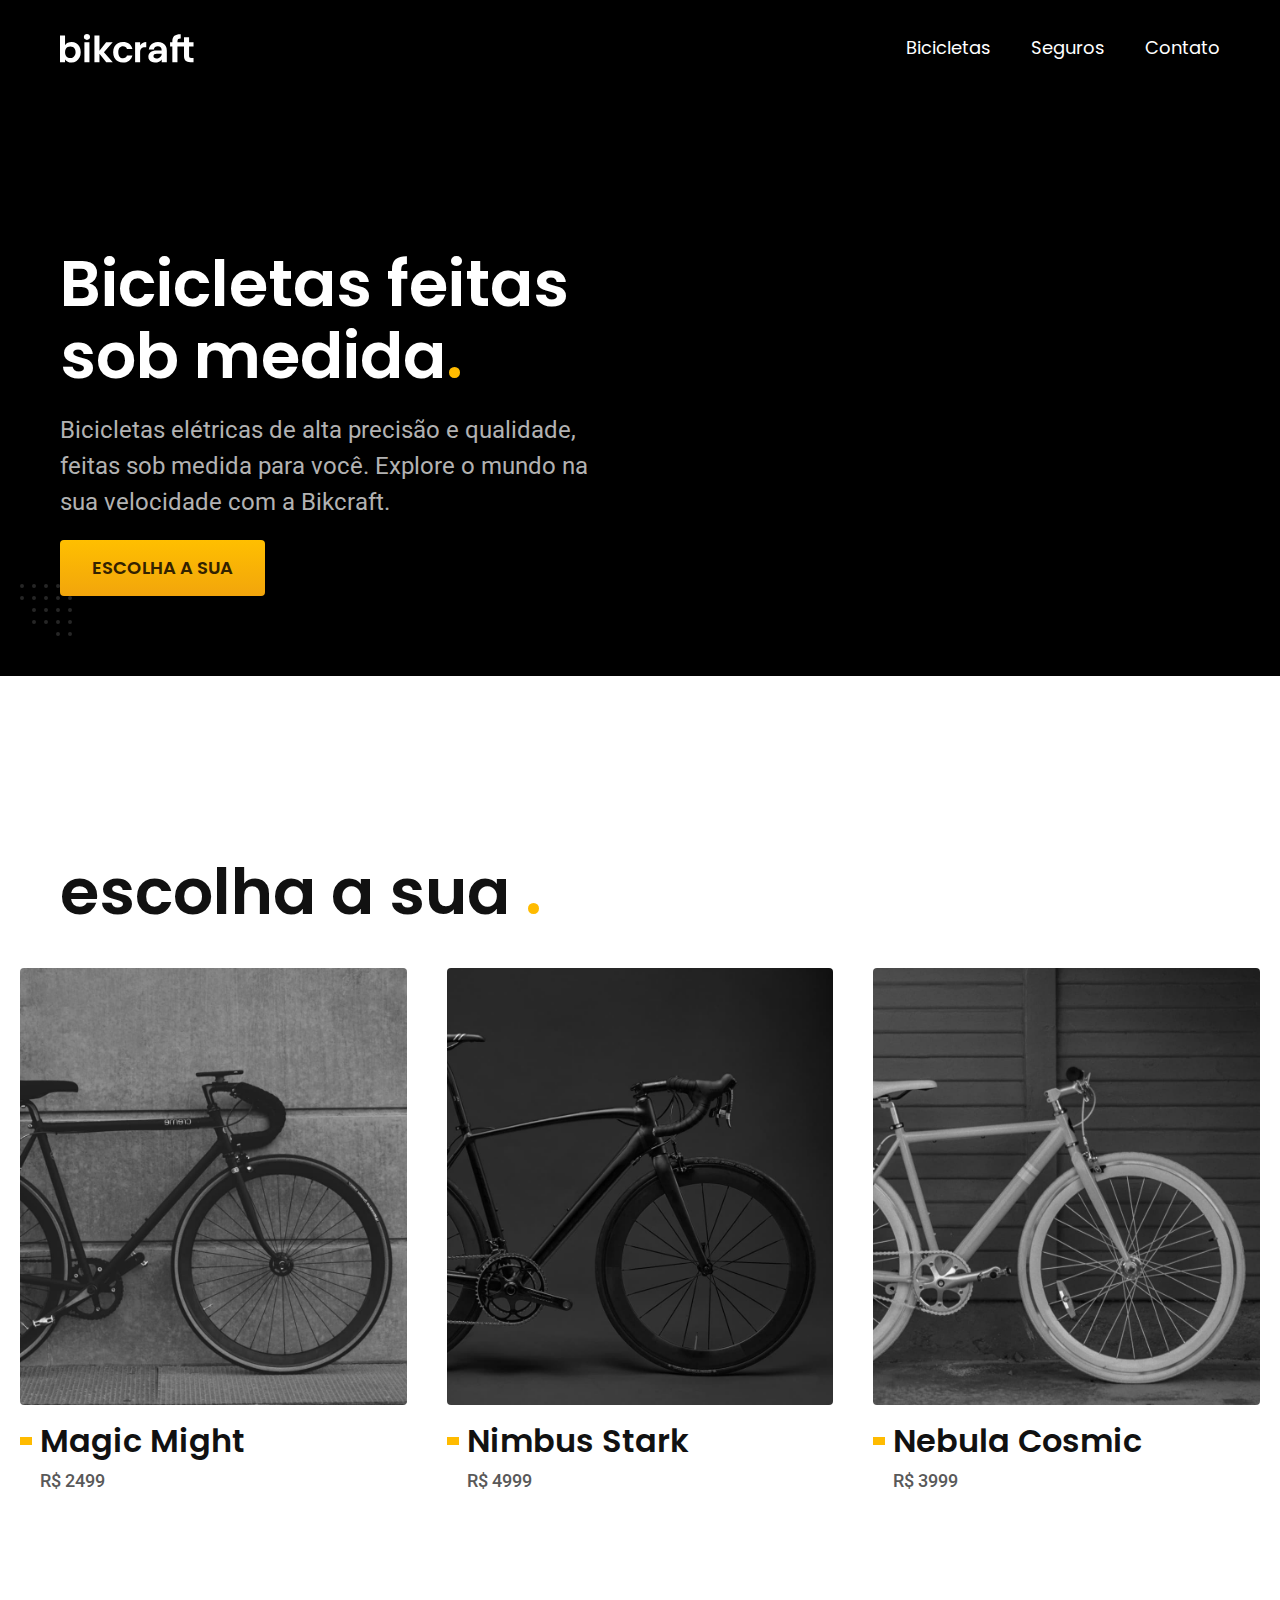
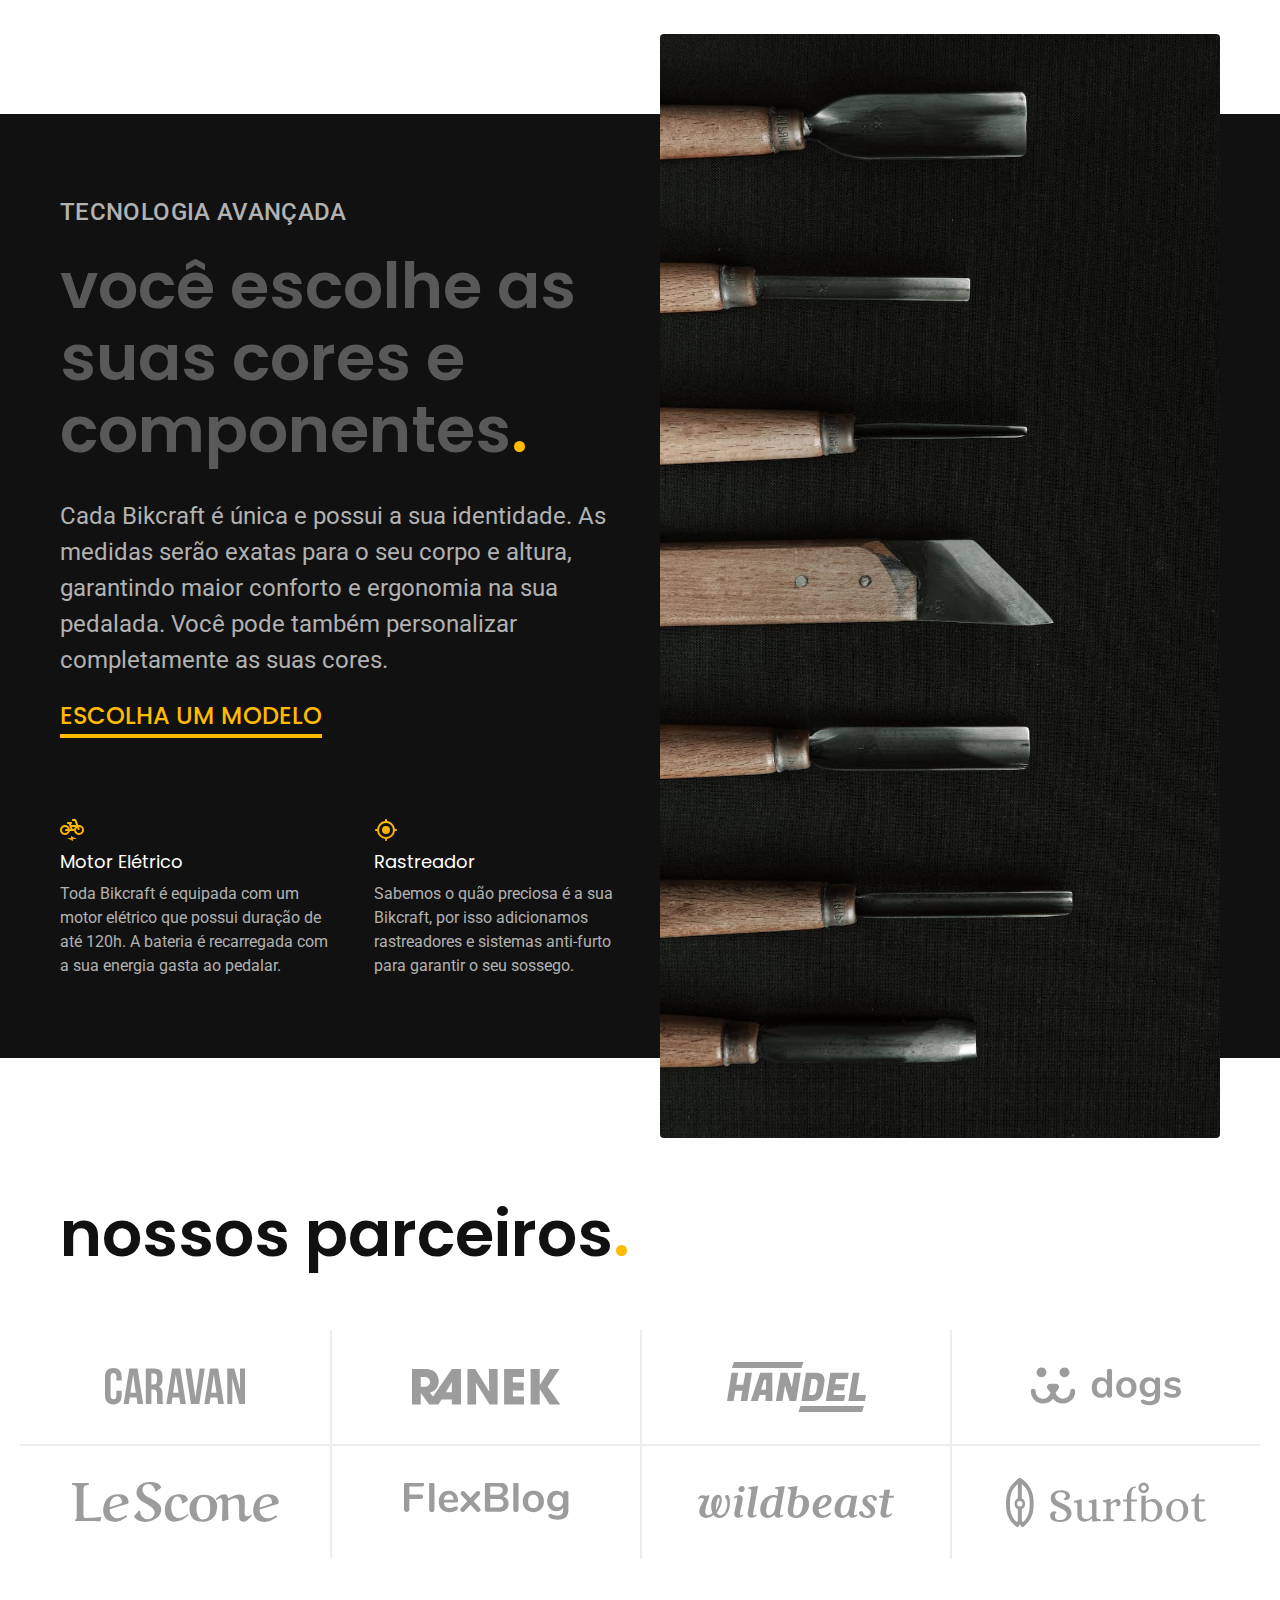
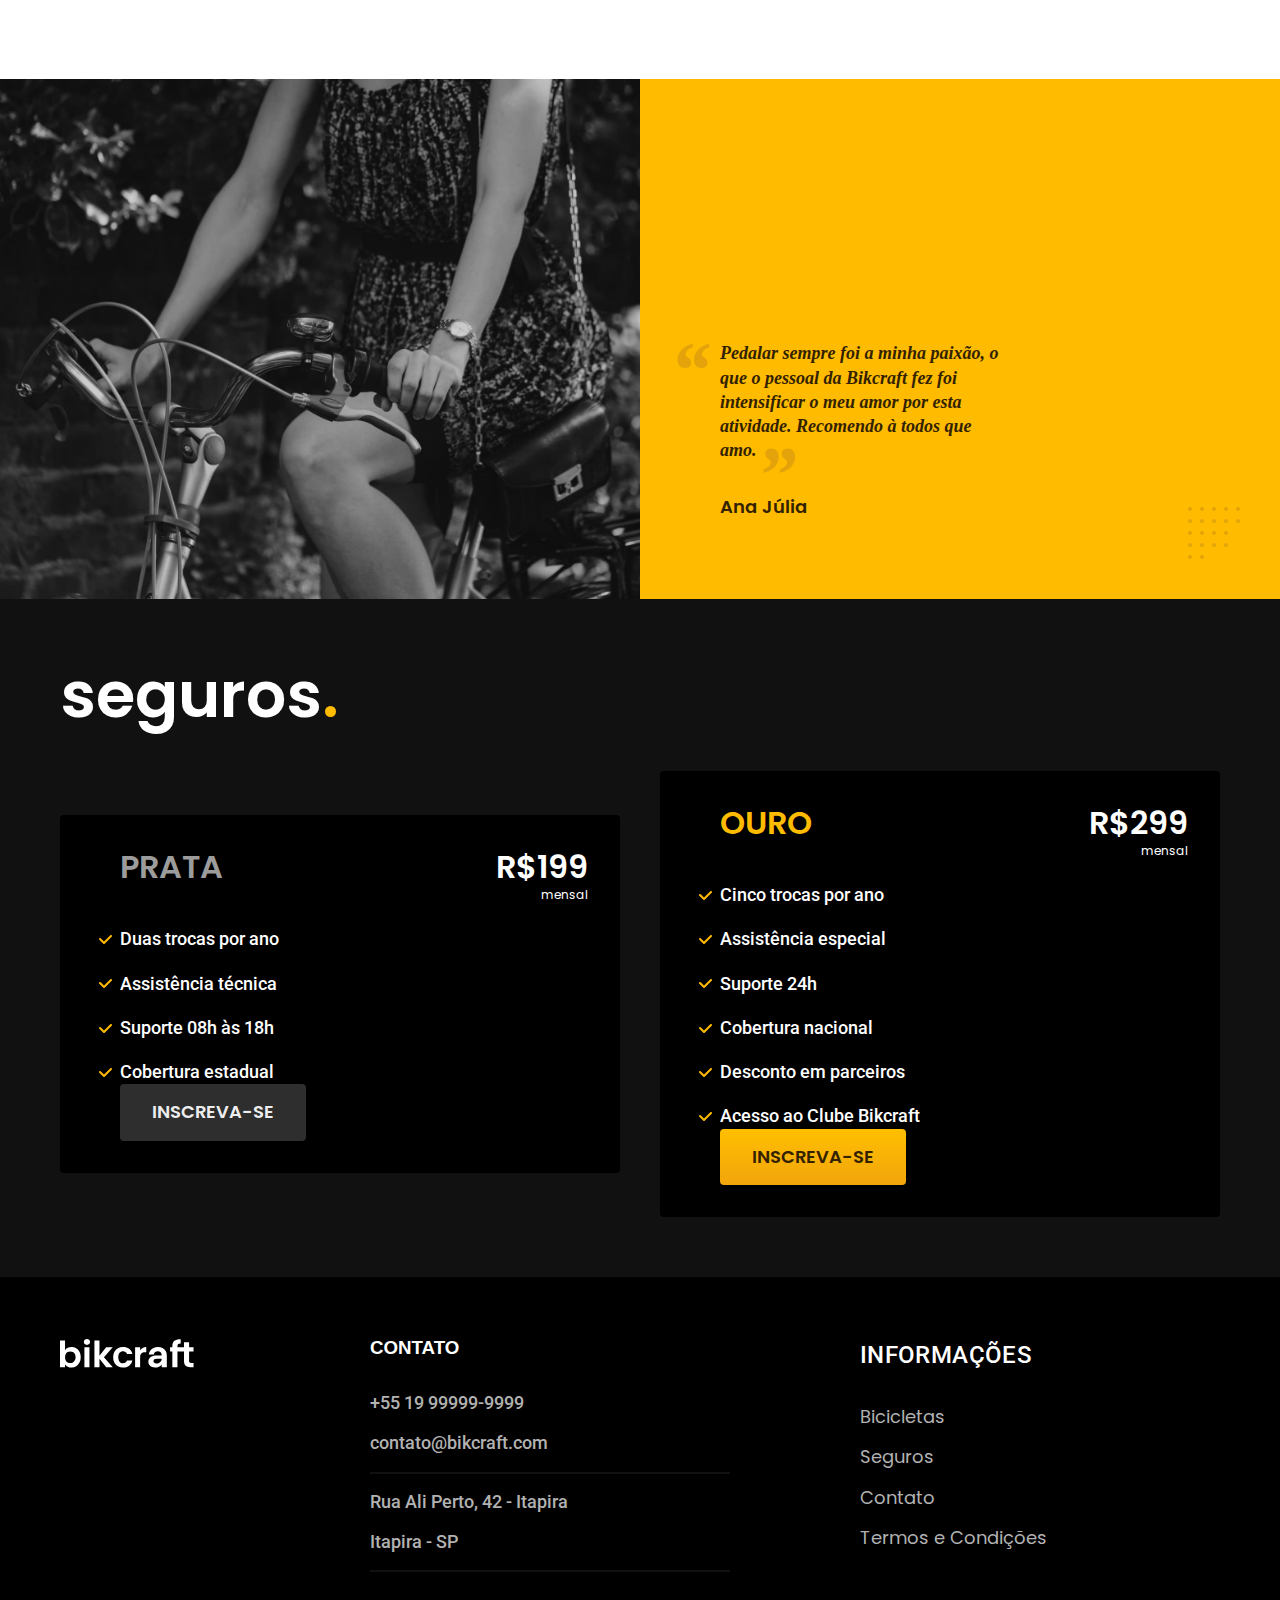
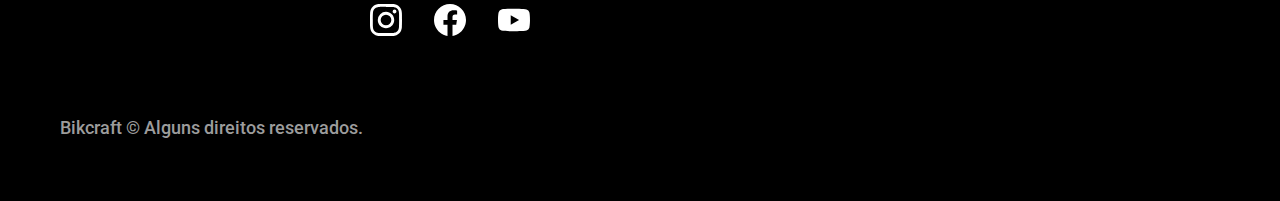
<file: index.html>
<!DOCTYPE html>
<html lang="pt-br">

<head>
  <meta charset="UTF-8">
  <meta name="viewport" content="width=device-width, initial-scale=1.0">
  <title>Bikcraft - Bicicletas Elétricas</title>
  <meta name="description" content="Bicicletas elétricas de alta precisão e qualidade, feitas sob medida para você. Explore o mundo na sua velocidade com a Bikcraft.">

  <link rel="icon" href="./favicon.svg" type="image/svg+xml">
  <link rel="preload" href="./css/style.min.css" as="style">
  <link rel="stylesheet" href="./css/style.min.css">
  <link rel="preconnect" href="https://fonts.googleapis.com">
  <link rel="preconnect" href="https://fonts.gstatic.com" crossorigin>
  <link href="https://fonts.googleapis.com/css2?family=Merriweather:wght@900&family=Poppins:wght@400;600&family=Roboto:wght@400;500&display=swap" rel="stylesheet">

  <script>document.documentElement.classList.add('js'); </script>
</head>

<body>
  <header class="header-bg">
    <div class="header container">
      <a href="./">
        <img src="./img/bikcraft.svg" width="136" height="32" alt="Bikcraft">
      </a>
      <nav aria-label="primaria">
        <ul class="header-menu font-1-m cor-0">
          <li><a href="./bicicletas.html">Bicicletas</a></li>
          <li><a href="./seguros.html">Seguros</a></li>
          <li><a href="./contato.html">Contato</a></li>
        </ul>
      </nav>
    </div>
  </header>

  <main class="introducao-bg">
    <div class="introducao container">
      <div class="introducao-conteudo">
        <h1 class="font-1-xxl cor-0 fadeInDown" data-anime="200">Bicicletas feitas sob medida<span class="cor-p1">.</span></h1>
        <p class="font-2-l cor-5 fadeInDown" data-anime="400">Bicicletas elétricas de alta precisão e qualidade, feitas sob medida para você. Explore o mundo na sua velocidade com a Bikcraft.</p>
        <a class="botao fadeInDown" data-anime="600" href="./bicicletas.html">Escolha a sua</a>
      </div>
      <picture class="fadeInDown" data-anime="800">
        <source media="(max-width: 800px" srcset="./img/bicicletas/nimbus.jpg">
        <img src="./img/fotos/introducao.jpg" width="1280" height="1600" alt="Bicicleta eletrica preta">
      </picture>
    </div>
  </main>

  <article class="bicicletas-lista">
    <h2 class="container font-1-xxl">escolha a sua <span class="cor-p1">.</span></h2>
    <ul>
      <li>
        <a href="./bicicletas/magic.html">
          <img src="./img/bicicletas/magic-home.jpg" width="920" height="1040" alt="Bicicleta Preta">
          <h3 class="font-1-xl">Magic Might</h3>
          <span class="font-2-m cor-8">R$ 2499</span>
        </a>
      </li>
      <li>
        <a href="./bicicletas/nimbus.html">
          <img src="./img/bicicletas/nimbus-home.jpg" width="920" height="1040" alt="Bicicleta Preta">
          <h3 class="font-1-xl">Nimbus Stark</h3>
          <span class="font-2-m cor-8">R$ 4999</span>
        </a>
      </li>

      <li>
        <a href="./bicicletas/nebula.html">
          <img src="./img/bicicletas/nebula-home.jpg" width="920" height="1040" alt="Bicicleta Preta">
          <h3 class="font-1-xl">Nebula Cosmic</h3>
          <span class="font-2-m cor-8">R$ 3999</span>
        </a>
      </li>
    </ul>
  </article>

  <article class="tecnologia-bg">
    <div class="tecnologia container">
      <div class="tecnologia-conteudo">
        <span class="font-2-l-b cor-5">tecnologia avançada</span>
        <h2 class="font-1-xxl cor-8">você escolhe as suas cores e componentes<span class="cor-p1">.</span></h2>
        <p class="font-2-l cor-5">Cada Bikcraft é única e possui a sua identidade. As medidas serão exatas para o seu corpo e altura, garantindo maior conforto e ergonomia na sua pedalada. Você pode também personalizar completamente as suas cores.</p>
        <a class="link" href="./bicicletas.html">escolha um modelo</a>
        <div class="tecnologia-vantagens">
          <div>
            <img src="./img/icones/eletrica.svg" width="24" height="24" alt="">
            <h3 class="font-1-m cor-0">Motor Elétrico</h3>
            <p class="font-2-s cor-5">Toda Bikcraft é equipada com um motor elétrico que possui duração de até 120h. A bateria é recarregada com a sua energia gasta ao pedalar.</p>
          </div>
          <div>
            <img src="./img/icones/rastreador.svg" width="24" height="24" alt="">
            <h3 class="font-1-m cor-0">Rastreador</h3>
            <p class="font-2-s cor-5">Sabemos o quão preciosa é a sua Bikcraft, por isso adicionamos rastreadores e sistemas anti-furto para garantir o seu sossego.</p>
          </div>
        </div>
      </div>

      <div class="tecnologia-imagem">
        <img src="./img/fotos/tecnologia.jpg" width="1200" height="1920" alt="">
      </div>
    </div>
  </article>

  <section class="parceiros" aria-label="Nossos Parceiros">
    <h2 class="container font-1-xxl">nossos parceiros<span class="cor-p1">.</span></h2>
    <ul>
      <li><img src="./img/parceiros/caravan.svg" width="140" height="38" alt="caravan"></li>
      <li><img src="./img/parceiros/ranek.svg" width="149" height="36" alt="ranek.svg"></li>
      <li><img src="./img/parceiros/handel.svg" width="139" height="50" alt="handel.svg"></li>
      <li><img src="./img/parceiros/dogs.svg" width="152" height="39" alt="dogs.svg"></li>
      <li><img src="./img/parceiros/lescone.svg" width="208" height="41" alt="lescone.svg"></li>
      <li><img src="./img/parceiros/flexblog.svg" width="165" height="38" alt="flexblog.svg"></li>
      <li><img src="./img/parceiros/wildbeast.svg" width="196" height="34" alt="wildbeast.svg"></li>
      <li><img src="./img/parceiros/surfbot.svg" width="200" height="49" alt="surfbot.svg"></li>
    </ul>
  </section>
  <section class="depoimento" aria-label="Depoimento">
    <div>
      <img src="./img/fotos/depoimento.jpg" width="1560" height="1360" alt="Pessoa pedalando uma bicicleta Bikcraft">
    </div>
    <div class="depoimento-conteudo">
      <blockquote>
        <p class="font-1-m-b cor-p5">Pedalar sempre foi a minha paixão, o que o pessoal da Bikcraft fez foi intensificar o meu amor por esta atividade. Recomendo à todos que amo.</p>
      </blockquote>
      <span class="font-1-m-b cor-p5">Ana Júlia</span>
    </div>
  </section>

  <section class="seguros-bg">
    <div class="seguros container">
      <h2 class="font-1-xxl cor-0">seguros<span class="cor-p1">.</span></h2>
      <div class="seguros-item">
        <h3 class="font-1-xl cor-6">PRATA</h3>
        <span class="font-1-xl cor-0">R$199<span class="font-1-xs cor-06">mensal</span></span>
        <ul class="font-2-m cor-0">
          <li>Duas trocas por ano</li>
          <li>Assistência técnica</li>
          <li>Suporte 08h às 18h</li>
          <li>Cobertura estadual</li>
        </ul>
        <a class="botao secundario" href="./orcamento.html">Inscreva-se</a>
      </div>
      <div class="seguros-item">
        <h3 class="font-1-xl cor-p1">OURO</h3>
        <span class="font-1-xl cor-0">R$299<span class="font-1-xs cor-06">mensal</span></span>
        <ul class="font-2-m cor-0">
          <li>Cinco trocas por ano</li>
          <li>Assistência especial</li>
          <li>Suporte 24h</li>
          <li>Cobertura nacional</li>
          <li>Desconto em parceiros</li>
          <li>Acesso ao Clube Bikcraft</li>
        </ul>
        <a class="botao" href="./orcamento.html">Inscreva-se</a>
      </div>
    </div>
  </section>

  <footer class="footer-bg">
    <div class="footer container">
      <img src="./img/bikcraft.svg" width="136" height="32" alt="Bikcraft">
      <div class="footer-contato">
        <h3 class="font-2-lb cor-0">CONTATO</h3>
        <ul class="font-2-m cor-5">
          <li><a href="tel:+5519999999999">+55 19 99999-9999</a></li>
          <li><a href="mailto:contato@bikcraft.com">contato@bikcraft.com</a></li>
          <li>Rua Ali Perto, 42 - Itapira</li>
          <li>Itapira - SP</li>
        </ul>
        <div class="footer-redes">
          <a href="./">
            <img src="./img/redes/instagram.svg" width="32" height="32" alt="Instagram">
          </a>
          <a href="./">
            <img src="./img/redes/facebook.svg" width="32" height="32" alt="Facebook">
          </a>
          <a href="./">
            <img src="./img/redes/youtube.svg" width="32" height="32" alt="Youtube">
          </a>

        </div>

      </div>
      <div class="footer-informacoes">
        <h3 class="font-2-l-b cor-0">Informações</h3>
        <nav>
          <ul class="font-1-m cor-5">
            <li><a href="./bicicletas.html">Bicicletas</a></li>
            <li><a href="./seguros.html">Seguros</a></li>
            <li><a href="./contato.html">Contato</a></li>
            <li><a href="./termos.html">Termos e Condições</a></li>
          </ul>
        </nav>
      </div>
      <p class="footer-copy font-2-m cor-6">Bikcraft © Alguns direitos reservados.</p>
    </div>
  </footer>

  <script src="./js/plugins/simple-anime.js"></script>
  <script src="./js/script.js"></script>
</body>

</html>
</file>
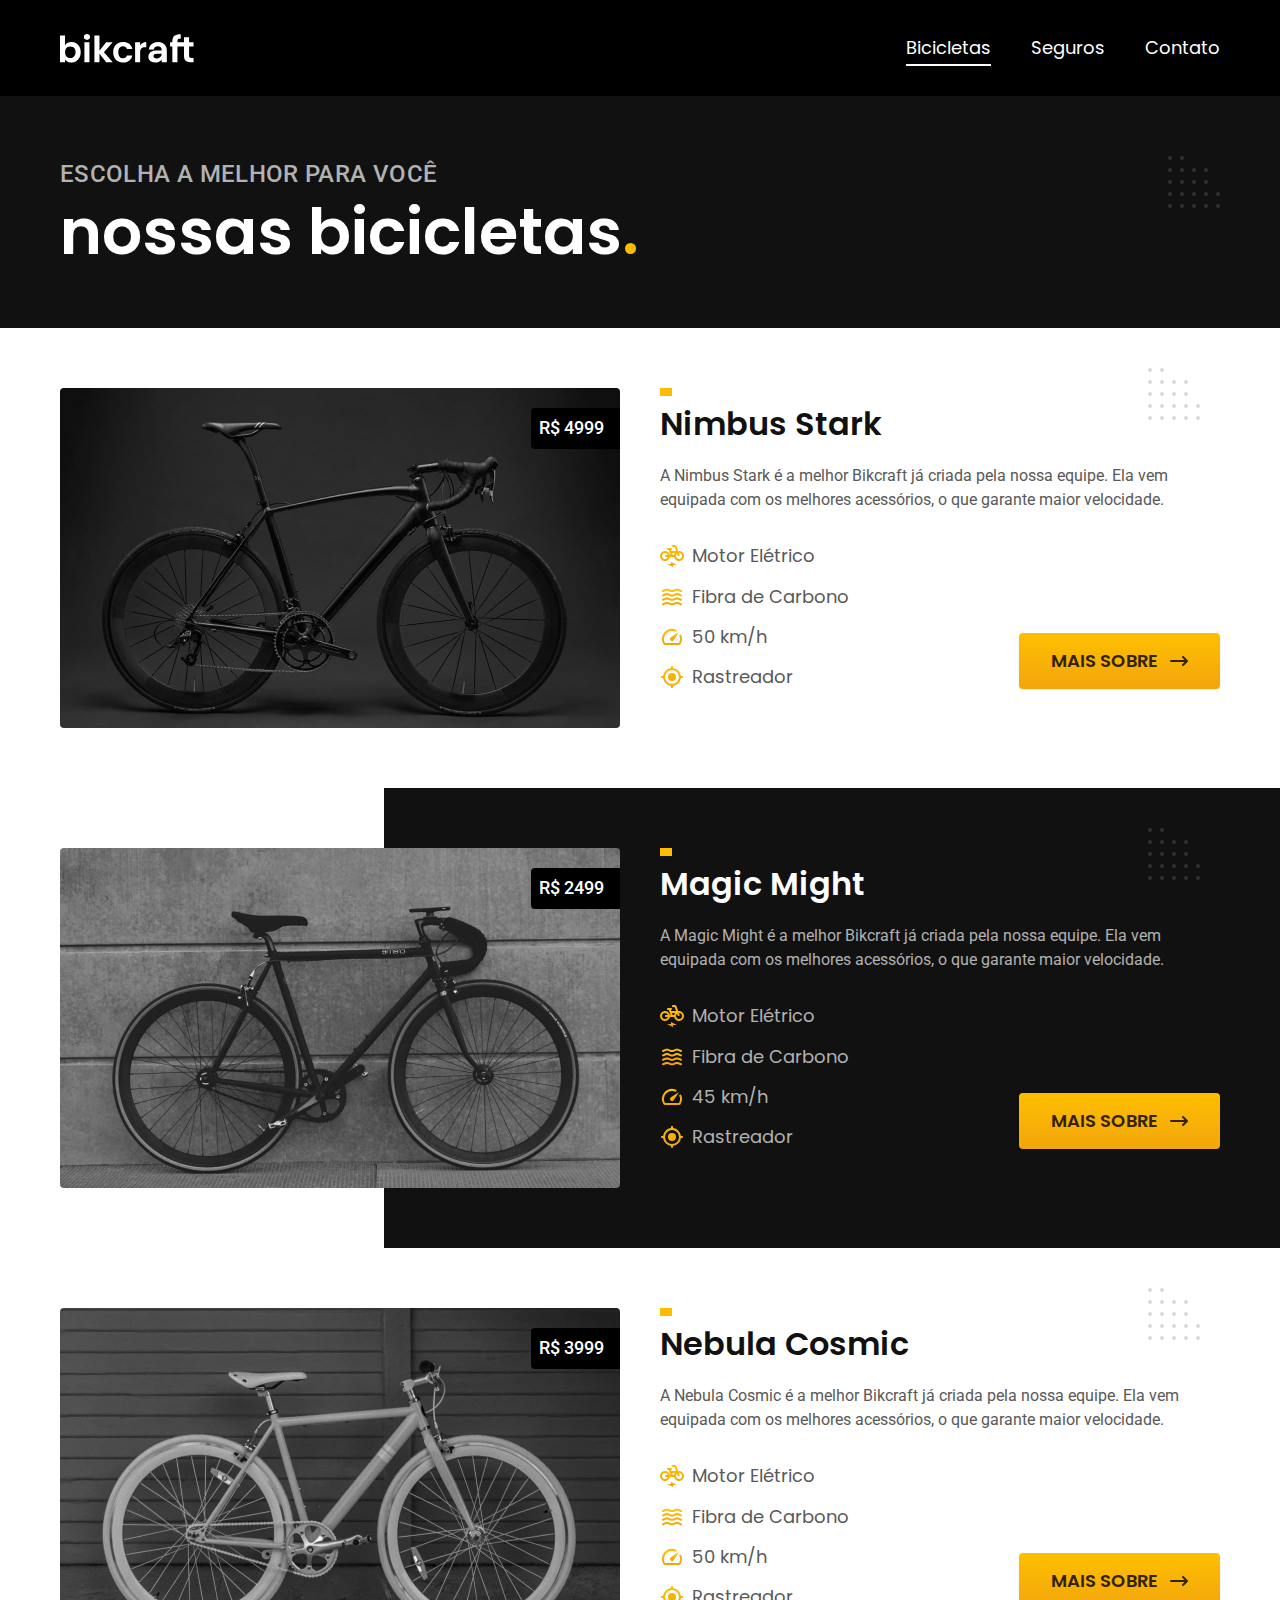
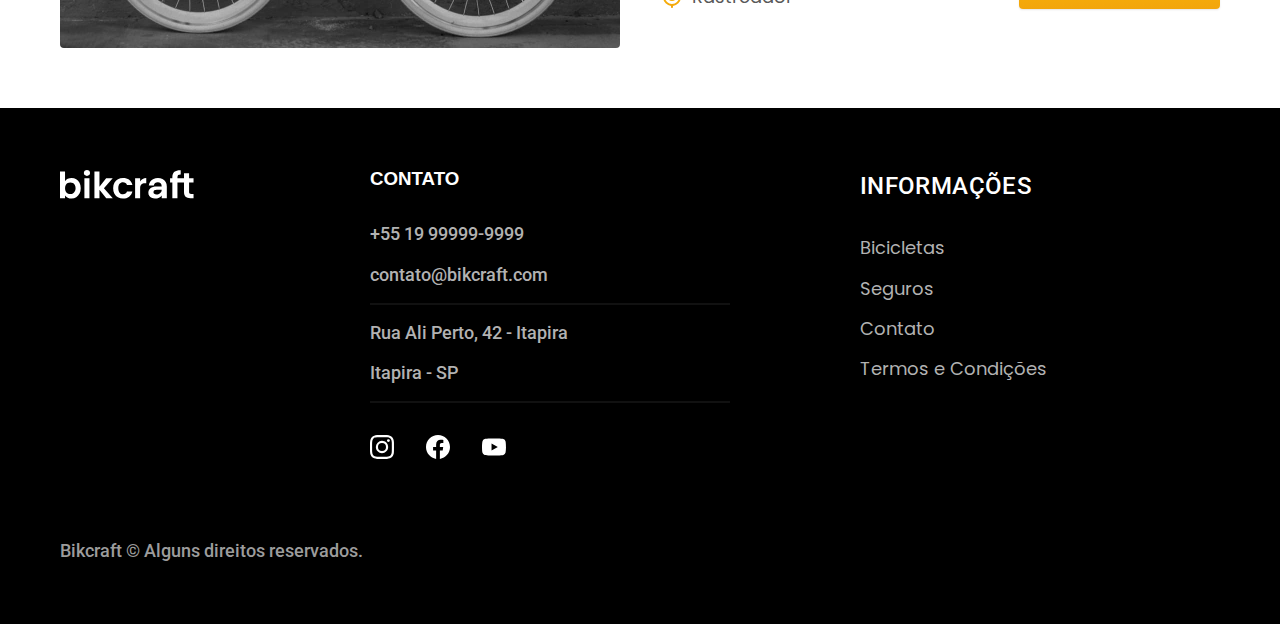
<file: bicicletas.html>
<!DOCTYPE html>
<html lang="pt-br">

<head>
  <meta charset="UTF-8">
  <meta name="viewport" content="width=device-width, initial-scale=1.0">
  <title>Bicicletas | Bikcraft</title>
  <meta name="description" content="Bicicletas.">

  <link rel="icon" href="./favicon.svg" type="image/svg+xml">
  <link rel="preload" href="./css/style.min.css" as="style">
  <link rel="stylesheet" href="./css/style.min.css">

  <link rel="preconnect" href="https://fonts.googleapis.com">
  <link rel="preconnect" href="https://fonts.gstatic.com" crossorigin>
  <link href="https://fonts.googleapis.com/css2?family=Merriweather:wght@900&family=Poppins:wght@400;600&family=Roboto:wght@400;500&display=swap" rel="stylesheet">
  <script>document.documentElement.classList.add('js');</script>
</head>

<body id="bicicletas">

  <header class="header-bg">
    <div class="header container">
      <a href="./">
        <img src="./img/bikcraft.svg" width="136" height="32" alt="Bikcraft">
      </a>
      <nav aria-label="primaria">
        <ul class="header-menu font-1-m cor-0">
          <li><a href="./bicicletas.html">Bicicletas</a></li>
          <li><a href="./seguros.html">Seguros</a></li>
          <li><a href="./contato.html">Contato</a></li>
        </ul>
      </nav>
    </div>
  </header>

  <main>
    <div class="titulo-bg">
      <div class="titulo container">
        <p class="font-2-l-b cor-5">escolha a melhor para você</p>
        <h1 class="font-1-xxl cor-0">nossas bicicletas<span class="cor-p1">.</span></h1>
      </div>
    </div>

    <div class="bicicletas container">
      <div class="bicicletas-imagem">
        <img src="./img/bicicletas/nimbus.jpg" width="1120" height="680" alt="Bicicleta preta">
        <span class="font-2-m cor-0">R$ 4999</span>
      </div>
      <div class="bicicletas-conteudo">
        <h2 class="font-1-xl">Nimbus Stark</h2>
        <p class="font-2-s cor-8">A Nimbus Stark é a melhor Bikcraft já criada pela nossa equipe. Ela vem equipada com os melhores acessórios, o que garante maior velocidade.</p>
        <ul class="font-1-m cor-8">
          <li>
            <img src="./img/icones/eletrica.svg" width="24" height="24" alt="">
            Motor Elétrico
          </li>
          <li>
            <img src="./img/icones/carbono.svg" width="24" height="24" alt="">
            Fibra de Carbono
          </li>
          <li>
            <img src="./img/icones/velocidade.svg" width="24" height="24" alt="">
            50 km/h
          </li>
          <li>
            <img src="./img/icones/rastreador.svg" width="24" height="24" alt="">
            Rastreador
          </li>
        </ul>
        <a class="botao seta" href="./bicicletas/nimbus.html">Mais Sobre</a>
      </div>
    </div>

    <div class="bicicletas-bg">
      <div class="bicicletas container">
        <div class="bicicletas-imagem">
          <img src="./img/bicicletas/magic.jpg" width="1120" height="680" alt="Bicicleta preta">
          <span class="font-2-m cor-0">R$ 2499</span>
        </div>
        <div class="bicicletas-conteudo">
          <h2 class="font-1-xl cor-0">Magic Might</h2>
          <p class="font-2-s cor-5">A Magic Might é a melhor Bikcraft já criada pela nossa equipe. Ela vem equipada com os melhores acessórios, o que garante maior velocidade.</p>
          <ul class="font-1-m cor-5">
            <li>
              <img src="./img/icones/eletrica.svg" width="24" height="24" alt="">
              Motor Elétrico
            </li>
            <li>
              <img src="./img/icones/carbono.svg" width="24" height="24" alt="">
              Fibra de Carbono
            </li>
            <li>
              <img src="./img/icones/velocidade.svg" width="24" height="24" alt="">
              45 km/h
            </li>
            <li>
              <img src="./img/icones/rastreador.svg" width="24" height="24" alt="">
              Rastreador
            </li>
          </ul>
          <a class="botao seta" href="./bicicletas/magic.html">Mais Sobre</a>
        </div>
      </div>
    </div>

    <div class="bicicletas container">
      <div class="bicicletas-imagem">
        <img src="./img/bicicletas/nebula.jpg" width="1120" height="680" alt="Bicicleta preta">
        <span class="font-2-m cor-0">R$ 3999</span>
      </div>
      <div class="bicicletas-conteudo">
        <h2 class="font-1-xl">Nebula Cosmic</h2>
        <p class="font-2-s cor-8">A Nebula Cosmic é a melhor Bikcraft já criada pela nossa equipe. Ela vem equipada com os melhores acessórios, o que garante maior velocidade.</p>
        <ul class="font-1-m cor-8">
          <li>
            <img src="./img/icones/eletrica.svg" width="24" height="24" alt="">
            Motor Elétrico
          </li>
          <li>
            <img src="./img/icones/carbono.svg" width="24" height="24" alt="">
            Fibra de Carbono
          </li>
          <li>
            <img src="./img/icones/velocidade.svg" width="24" height="24" alt="">
            50 km/h
          </li>
          <li>
            <img src="./img/icones/rastreador.svg" width="24" height="24" alt="">
            Rastreador
          </li>
        </ul>
        <a class="botao seta" href="./bicicletas/nebula.html">Mais Sobre</a>

      </div>
    </div>

  </main>

  <footer class="footer-bg">
    <div class="footer container">
      <img src="./img/bikcraft.svg" width="136" height="32" alt="Bikcraft">
      <div class="footer-contato">
        <h3 class="font-2-lb cor-0">CONTATO</h3>
        <ul class="font-2-m cor-5">
          <li><a href="tel:+5519999999999">+55 19 99999-9999</a></li>
          <li><a href="mailto:contato@bikcraft.com">contato@bikcraft.com</a></li>
          <li>Rua Ali Perto, 42 - Itapira</li>
          <li>Itapira - SP</li>
        </ul>
        <div class="footer-redes">
          <a href="./">
            <img src="./img/redes/instagram.svg" width="24" height="24" alt="Instagram">
          </a>
          <a href="./">
            <img src="./img/redes/facebook.svg" width="24" height="24" alt="Facebook">
          </a>
          <a href="./">
            <img src="./img/redes/youtube.svg" width="24" height="24" alt="Youtube">
          </a>

        </div>

      </div>
      <div class="footer-informacoes">
        <h3 class="font-2-l-b cor-0">Informações</h3>
        <nav>
          <ul class="font-1-m cor-5">
            <li><a href="./bicicletas.html">Bicicletas</a></li>
            <li><a href="./seguros.html">Seguros</a></li>
            <li><a href="./contato.html">Contato</a></li>
            <li><a href="./termos.html">Termos e Condições</a></li>
          </ul>
        </nav>
      </div>
      <p class="footer-copy font-2-m cor-6">Bikcraft © Alguns direitos reservados.</p>
    </div>
  </footer>
  <script src="./js/script.js"></script>
</body>

</html>
</file>
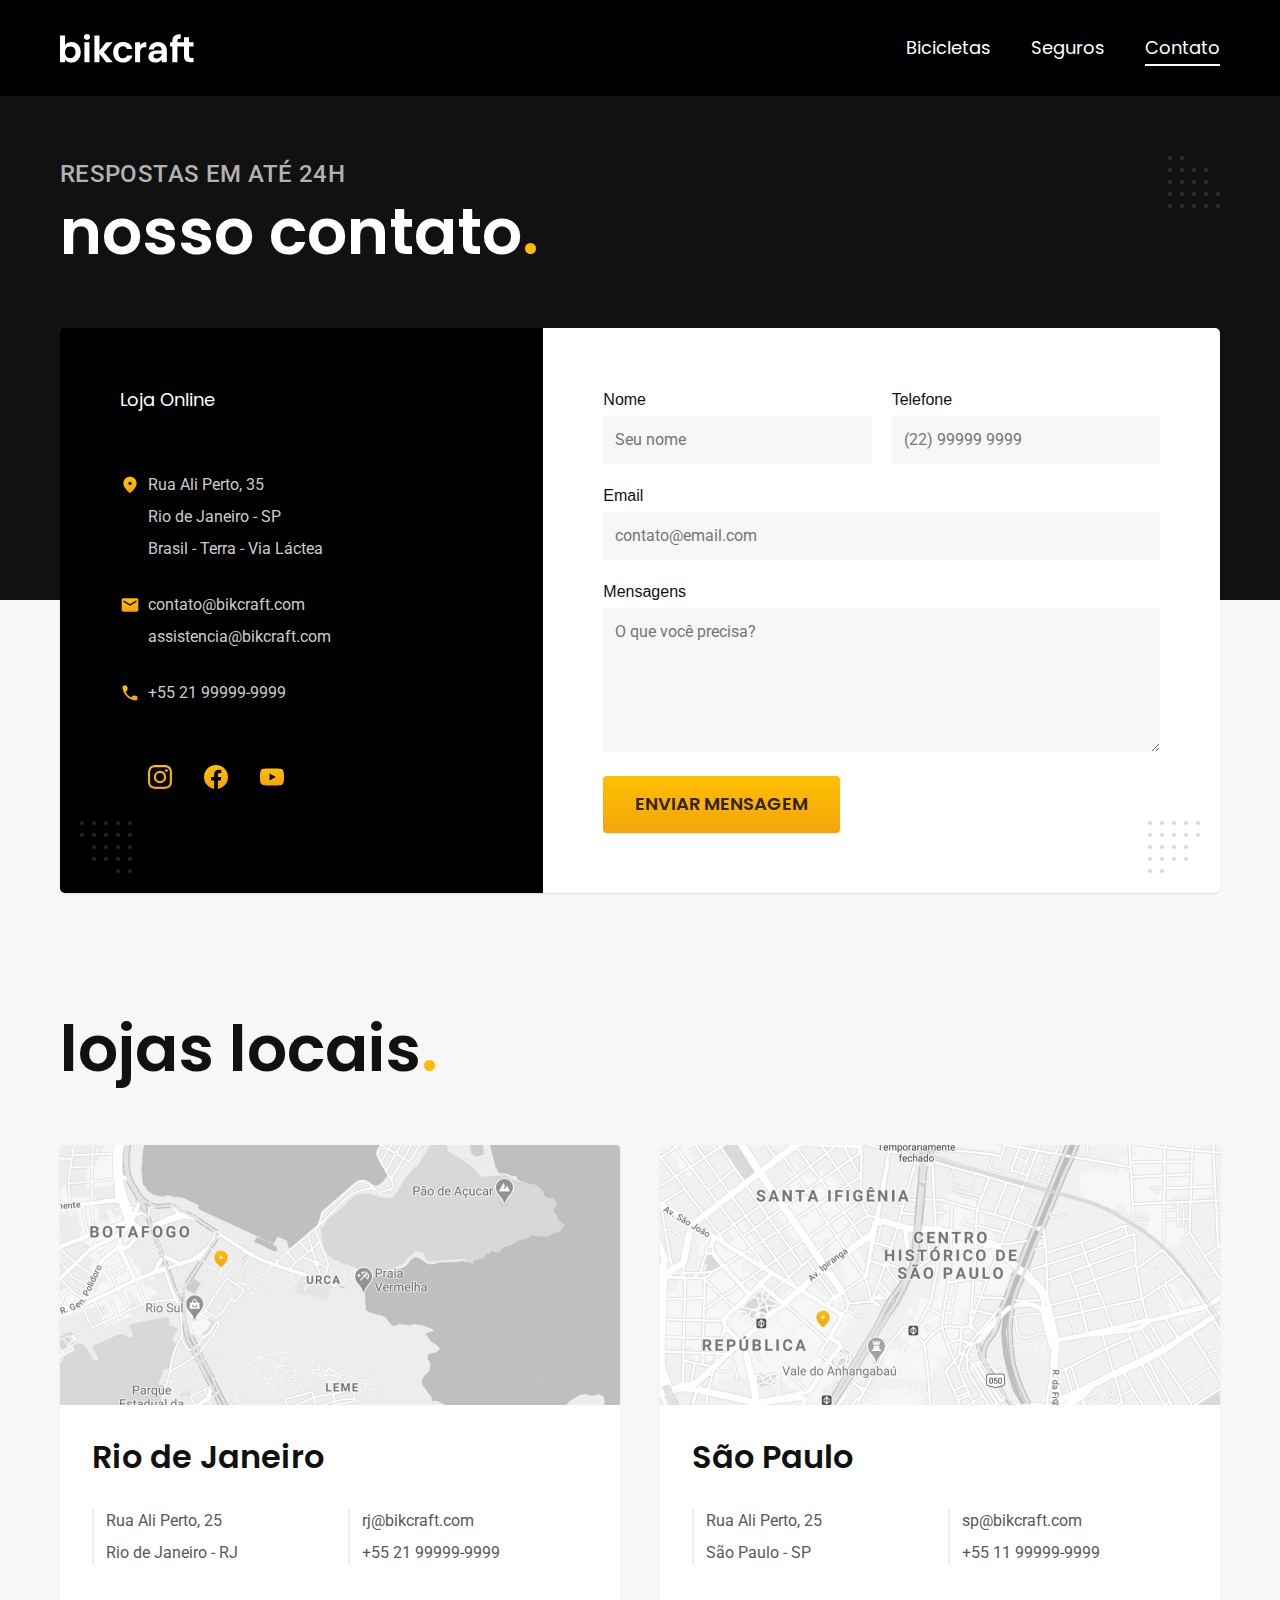
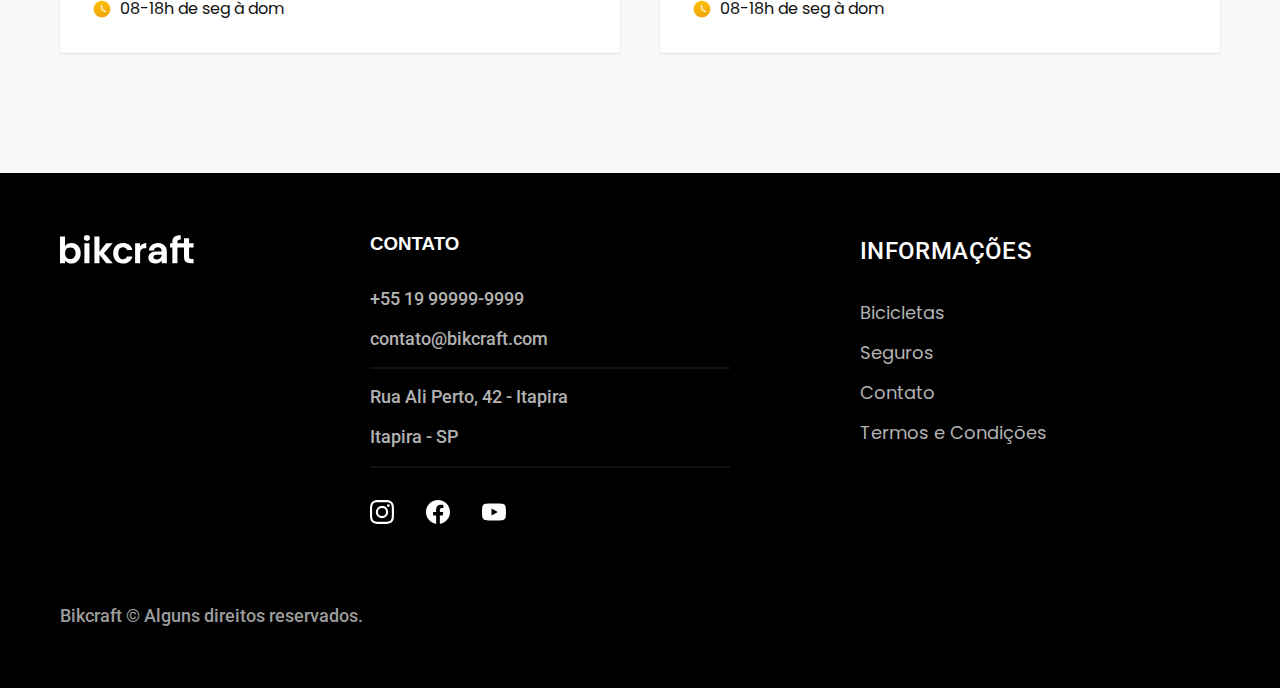
<file: contato.html>
<!DOCTYPE html>
<html lang="pt-br">

<head>
  <meta charset="UTF-8">
  <meta name="viewport" content="width=device-width, initial-scale=1.0">
  <title>Contato | Bikcraft</title>
  <meta name="description" content="Contato.">

  <link rel="icon" href="./favicon.svg" type="image/svg+xml">
  <link rel="preload" href="./css/style.min.css" as="style">
  <link rel="stylesheet" href="./css/style.min.css">

  <link rel="preconnect" href="https://fonts.googleapis.com">
  <link rel="preconnect" href="https://fonts.gstatic.com" crossorigin>
  <link href="https://fonts.googleapis.com/css2?family=Merriweather:wght@900&family=Poppins:wght@400;600&family=Roboto:wght@400;500&display=swap" rel="stylesheet">
  <script>document.documentElement.classList.add('js');</script>
</head>

<body id="contato">

  <header class="header-bg">
    <div class="header container">
      <a href="./">
        <img src="./img/bikcraft.svg" alt="Bikcraft" width="136" height="32">
      </a>
      <nav aria-label="primaria">
        <ul class="header-menu font-1-m cor-0">
          <li><a href="./bicicletas.html">Bicicletas</a></li>
          <li><a href="./seguros.html">Seguros</a></li>
          <li><a href="./contato.html">Contato</a></li>
        </ul>
      </nav>
    </div>
  </header>

  <main>
    <div class="titulo-bg">
      <div class="titulo container">
        <p class="font-2-l-b cor-5">Respostas em até 24h</p>
        <h1 class="font-1-xxl cor-0">nosso contato<span class="cor-p1">.</span></h1>
      </div>
    </div>

    <div class="contato container">
      <section class="contato-dados" aria-label="Endereço">
        <h2 class="font-1-m cor-0">Loja Online</h2>
        <div class="contato-endereco font-2-s cor-4">
          <p>Rua Ali Perto, 35</p>
          <p>Rio de Janeiro - SP </p>
          <p>Brasil - Terra - Via Láctea</p>
        </div>
        <address class="contato-meios font-2-s cor-4">
          <a href="mailto:contato@bikcraft.com">contato@bikcraft.com</a>
          <a href="mailto:assistencia@bikcraft.com">assistencia@bikcraft.com</a>
          <a href="tel:+5521999999999">+55 21 99999-9999</a>
        </address>
        <div class="contato-redes">
          <a href="./">
            <img src="./img/redes/instagram-p.svg" width="24" height="24" alt="Instagram">
          </a>
          <a href="./">
            <img src="./img/redes/facebook-p.svg" width="24" height="24" alt="Facebook">
          </a>
          <a href="./">
            <img src="./img/redes/youtube-p.svg" width="24" height="24" alt="Youtube">
          </a>
        </div>
      </section>
      <section class="contato-formulario" aria-label="formulário">
        <form class="form" action="./contato.html">
          <div>
            <label for="nome">Nome</label>
            <input type="text" id="nome" name="nome" placeholder="Seu nome">
          </div>
          <div>
            <label for="nome">Telefone</label>
            <input type="text" id="telefone" name="telefone" placeholder="(22) 99999 9999">
          </div>
          <div class="col-2">
            <label for="email">Email</label>
            <input type="email" id="email" name="email" placeholder="contato@email.com">
          </div>
          <div class="col-2">
            <label for="mensagens">Mensagens</label>
            <textarea rows="5" id="mensagens" name="mensagens" placeholder="O que você precisa?"></textarea>
          </div>
          <button class="botao col-2">Enviar Mensagem</button>
        </form>
      </section>
    </div>
  </main>

  <article class="lojas container">
    <h2 class="font-1-xxl">lojas locais<span class="cor-p1">.</span></h2>
    <div class="lojas-item">
      <img src="./img/lojas/rj.jpg" width="1120" height="520" alt="mapa marcando o endereço em Rua Ali Perto, 25, Rio de Janeiro - RJ">
      <div class="lojas-conteudo">
        <h3 class="font-1-xl">Rio de Janeiro</h3>
        <div class="lojas-dados font-2-s cor-8">
          <p>Rua Ali Perto, 25</p>
          <p>Rio de Janeiro - RJ</p>
        </div>
        <div class="lojas-dados font-2-s cor-8">
          <a href="mailto:rj@bikcraft.com">rj@bikcraft.com</a>
          <a href="tel:+5521999999999">+55 21 99999-9999</a>
        </div>
        <p class="lojas-horario font-1-s"><img src="./img/icones/horario.svg" width="20" height="20" alt=""> 08-18h de seg à dom</p>
      </div>
    </div>

    <div class="lojas-item">
      <img src="./img/lojas/sp.jpg" width="1120" height="510" alt="mapa marcando o endereço em Rua Ali Perto, 25, São Paulo - SP">
      <div class="lojas-conteudo">
        <h3 class="font-1-xl">São Paulo</h3>
        <div class="lojas-dados font-2-s cor-8">
          <p>Rua Ali Perto, 25</p>
          <p>São Paulo - SP</p>
        </div>
        <div class="lojas-dados font-2-s cor-8">
          <a href="mailto:sp@bikcraft.com">sp@bikcraft.com</a>
          <a href="tel:+5511999999999">+55 11 99999-9999</a>
        </div>
        <p class="lojas-horario font-1-s"><img src="./img/icones/horario.svg" width="20" height="20" alt=""> 08-18h de seg à dom</p>
      </div>
    </div>
  </article>

  <footer class="footer-bg">
    <div class="footer container">
      <img src="./img/bikcraft.svg" width="136" height="32" alt="Bikcraft">
      <div class="footer-contato">
        <h3 class="font-2-lb cor-0">CONTATO</h3>
        <ul class="font-2-m cor-5">
          <li><a href="tel:+5519999999999">+55 19 99999-9999</a></li>
          <li><a href="mailto:contato@bikcraft.com">contato@bikcraft.com</a></li>
          <li>Rua Ali Perto, 42 - Itapira</li>
          <li>Itapira - SP</li>
        </ul>
        <div class="footer-redes">
          <a href="./">
            <img src="./img/redes/instagram.svg" width="24" height="24" alt="Instagram">
          </a>
          <a href="./">
            <img src="./img/redes/facebook.svg" width="24" height="24" alt="Facebook">
          </a>
          <a href="./">
            <img src="./img/redes/youtube.svg" width="24" height="24" alt="Youtube">
          </a>

        </div>

      </div>
      <div class="footer-informacoes">
        <h3 class="font-2-l-b cor-0">Informações</h3>
        <nav>
          <ul class="font-1-m cor-5">
            <li><a href="./bicicletas.html">Bicicletas</a></li>
            <li><a href="./seguros.html">Seguros</a></li>
            <li><a href="./contato.html">Contato</a></li>
            <li><a href="./termos.html">Termos e Condições</a></li>
          </ul>
        </nav>
      </div>
      <p class="footer-copy font-2-m cor-6">Bikcraft © Alguns direitos reservados.</p>
    </div>
  </footer>
  <script src="./js/script.js"></script>
</body>

</html>
</file>
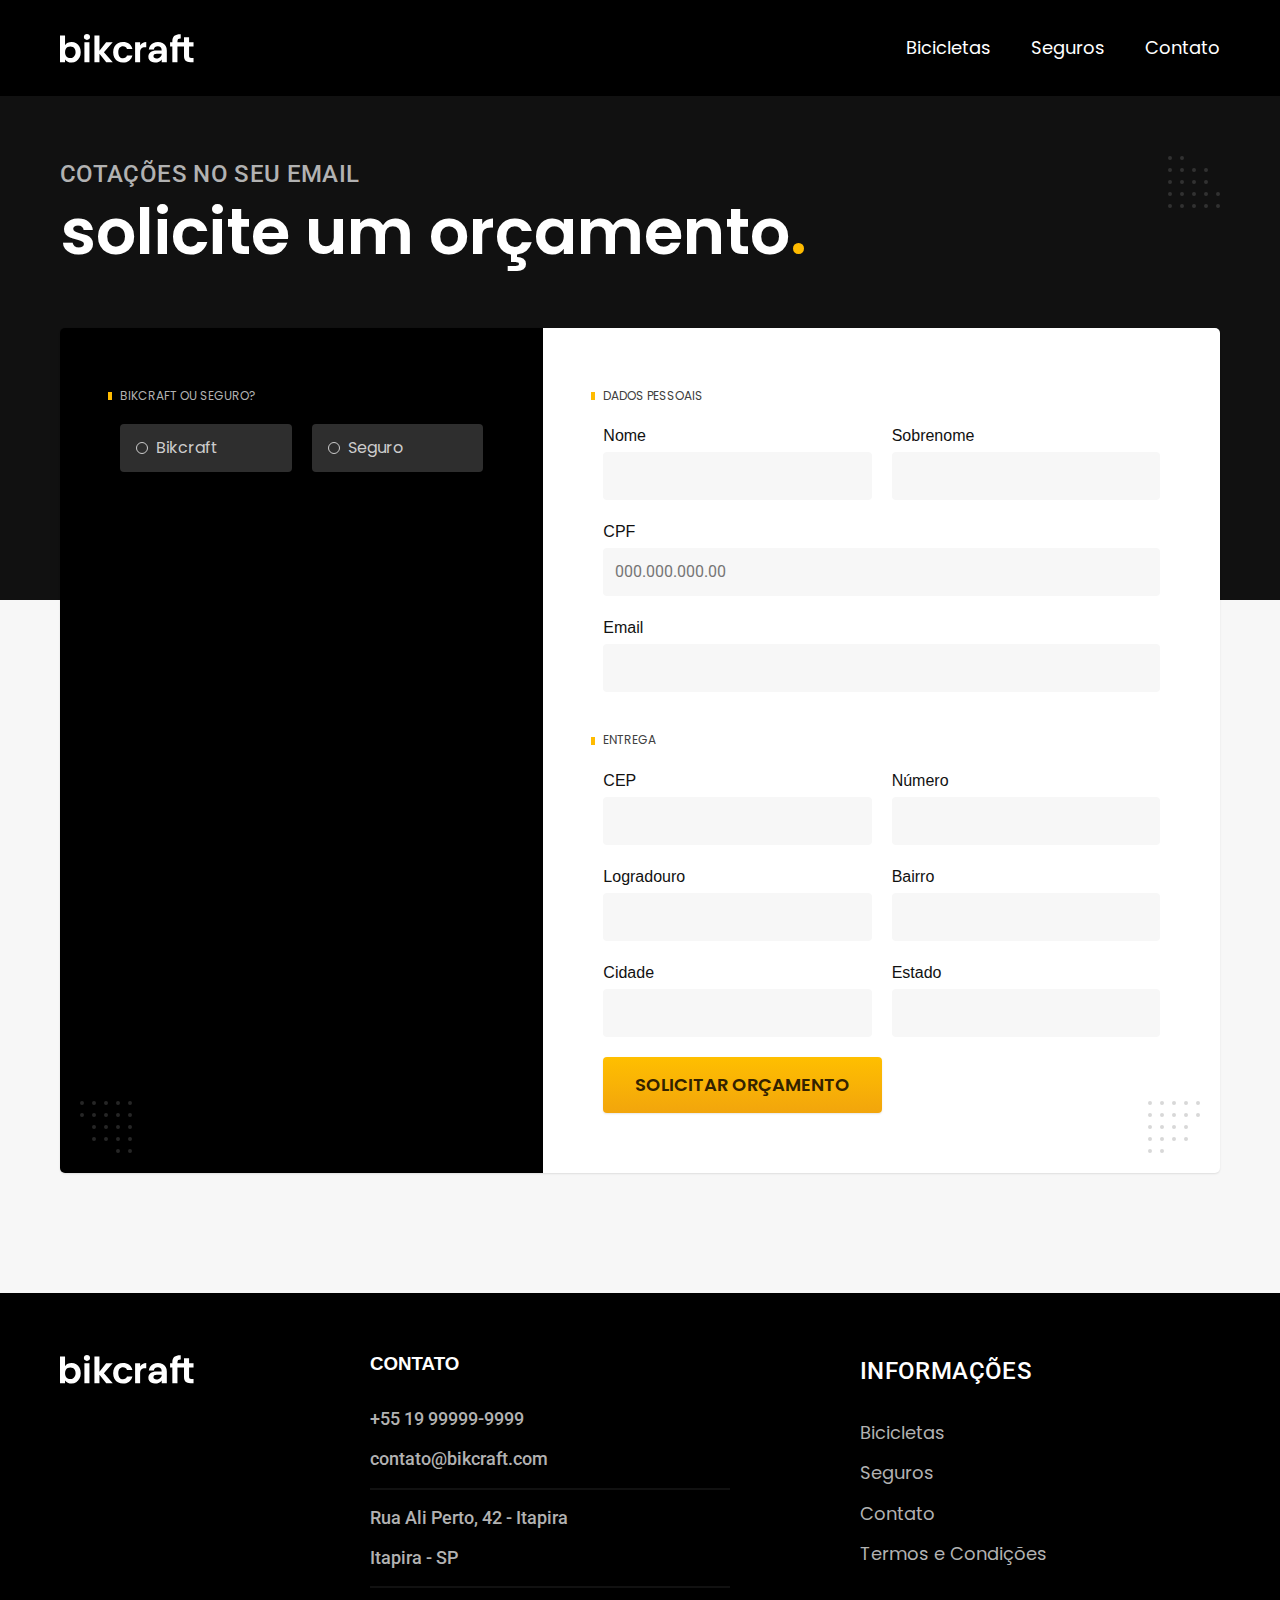
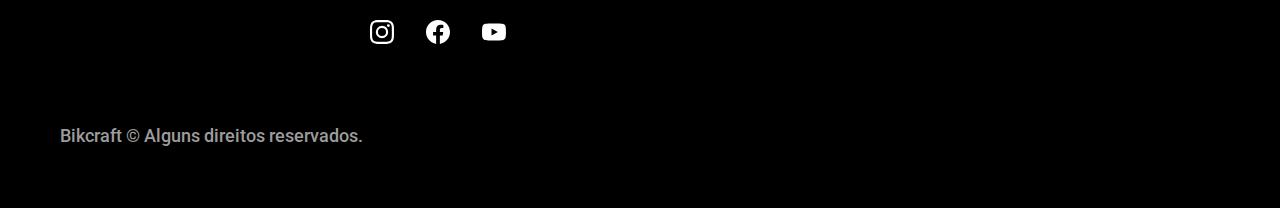
<file: orcamento.html>
<!DOCTYPE html>
<html lang="pt-br">

<head>
  <meta charset="UTF-8">
  <meta name="viewport" content="width=device-width, initial-scale=1.0">
  <title>Orçamento | Bikcraft</title>
  <meta name="description" content="Orçamento.">

  <link rel="icon" href="./favicon.svg" type="image/svg+xml">
  <link rel="preload" href="./css/style.min.css" as="style">
  <link rel="stylesheet" href="./css/style.min.css">

  <link rel="preconnect" href="https://fonts.googleapis.com">
  <link rel="preconnect" href="https://fonts.gstatic.com" crossorigin>
  <link href="https://fonts.googleapis.com/css2?family=Merriweather:wght@900&family=Poppins:wght@400;600&family=Roboto:wght@400;500&display=swap" rel="stylesheet">
  <script>document.documentElement.classList.add('js');</script>
</head>

<body id="orcamento">

  <header class="header-bg">
    <div class="header container">
      <a href="./">
        <img src="./img/bikcraft.svg" width="136" height="32" alt="Bikcraft">
      </a>
      <nav aria-label="primaria">
        <ul class="header-menu font-1-m cor-0">
          <li><a href="./bicicletas.html">Bicicletas</a></li>
          <li><a href="./seguros.html">Seguros</a></li>
          <li><a href="./contato.html">Contato</a></li>
        </ul>
      </nav>
    </div>
  </header>

  <main>
    <div class="titulo-bg">
      <div class="titulo container">
        <p class="font-2-l-b cor-5">Cotações no seu email</p>
        <h1 class="font-1-xxl cor-0">solicite um orçamento<span class="cor-p1">.</span></h1>
      </div>
    </div>

    <form class="orcamento container" action="./">
      <div class="orcamento-produto">
        <h2 class="font-1-xs cor-5">Bikcraft ou Seguro?</h2>

        <input type="radio" name="tipo" value="bikcraft" id="bikcraft">
        <label for="bikcraft">Bikcraft</label>

        <input type="radio" name="tipo" value="seguro" id="seguro">
        <label for="seguro">Seguro</label>

        <div class="orcamento-conteudo" id="orcamento-bikcraft">
          <h2 class="font-1-xs cor-5">Escolha a sua</h2>

          <input type="radio" name="produto" value="nimbus" id="nimbus">
          <label for="nimbus">Nimbus Stark <span>R$4999</span></label>
          <div class="orcamento-detalhes">
            <ul class="cont-1-xs cor-8">
              <li><img src="./img/icones/eletrica.svg" width="24" height="24" alt=""> Motor Elétrico</li>
              <li><img src="./img/icones/carbono.svg" width="24" height="24" alt=""> Fibra de Carbono</li>
              <li><img src="./img/icones/velocidade.svg" width="24" height="24" alt=""> 50 km/h</li>
              <li><img src="./img/icones/rastreador.svg" width="24" height="24" alt=""> rastreador</li>
            </ul>
            <img src="./img/bicicletas/nimbus.jpg" alt="Bicicleta preta">
          </div>

          <input type="radio" name="produto" value="magic" id="magic">
          <label for="magic">Magic Might <span>R$2499</span></label>
          <div class="orcamento-detalhes">
            <ul class="cont-1-xs cor-8">
              <li><img src="./img/icones/eletrica.svg" width="24" height="24" alt=""> Motor Elétrico</li>
              <li><img src="./img/icones/carbono.svg" width="24" height="24" alt=""> Fibra de Carbono</li>
              <li><img src="./img/icones/velocidade.svg" width="24" height="24" alt=""> 45 km/h</li>
              <li><img src="./img/icones/rastreador.svg" width="24" height="24" alt=""> rastreador</li>
            </ul>
            <img src="./img/bicicletas/magic.jpg" width="1120" height="680" alt="Bicicleta preta">
          </div>

          <input type="radio" name="produto" value="nebula" id="nebula">
          <label for="nebula">Nebula Cosmic <span>R$3999</span></label>
          <div class="orcamento-detalhes">
            <ul class="cont-1-xs cor-8">
              <li><img src="./img/icones/eletrica.svg" width="24" height="24" alt=""> Motor Elétrico</li>
              <li><img src="./img/icones/carbono.svg" width="24" height="24" alt=""> Fibra de Carbono</li>
              <li><img src="./img/icones/velocidade.svg" width="24" height="24" alt=""> 40 km/h</li>
              <li><img src="./img/icones/rastreador.svg" width="24" height="24" alt=""> rastreador</li>
            </ul>
            <img src="./img/bicicletas/nebula.jpg" width="1120" height="680" alt="Bicicleta branca">
          </div>

        </div>

        <div class="orcamento-conteudo" id="orcamento-seguro">
          <h2 class="font-1-xs cor-5">Escolha o plano</h2>

          <input type="radio" name="produto" value="prata" id="prata">
          <label for="prata">Prata <span>R$199</span></label>

          <input type="radio" name="produto" value="ouro" id="ouro">
          <label for="ouro">Ouro <span>R$299</span></label>

        </div>

      </div>

      <div class="orcamento-dados form">
        <h2 class="font-1-xs cor-9 col-2">dados pessoais</h2>
        <div>
          <label for="nome">Nome</label>
          <input type="text" id="nome" name="nome">
        </div>
        <div>
          <label for="sobrenome">Sobrenome</label>
          <input type="text" id="sobrenome" name="sobrenome">
        </div>
        <div class="col-2">
          <label for="cpf">CPF</label>
          <input type="text" id="cpf" name="cpf" placeholder="000.000.000.00">
        </div>
        <div class="col-2">
          <label for="email">Email</label>
          <input type="email" id="email" name="email">
        </div>
        <h2 class="font-1-xs cor-9 col-2">entrega</h2>
        <div>
          <label for="cep">CEP</label>
          <input type="text" id="cep" name="cep">
        </div>
        <div>
          <label for="numero">Número</label>
          <input type="text" id="numero" name="numero">
        </div>
        <div>
          <label for="logradouro">Logradouro</label>
          <input type="text" id="logradouro" name="logradouro">
        </div>
        <div>
          <label for="bairro">Bairro</label>
          <input type="text" id="bairro" name="bairro">
        </div>
        <div>
          <label for="cidade">Cidade</label>
          <input type="text" id="cidade" name="cidade">
        </div>
        <div>
          <label for="estado">Estado</label>
          <input type="text" id="estado" name="estado">
        </div>
        <button class="botao col-2">Solicitar Orçamento</button>
      </div>
    </form>
  </main>

  <footer class="footer-bg">
    <div class="footer container">
      <img src="./img/bikcraft.svg" width="136" height="32" alt="Bikcraft">
      <div class="footer-contato">
        <h3 class="font-2-lb cor-0">CONTATO</h3>
        <ul class="font-2-m cor-5">
          <li><a href="tel:+5519999999999">+55 19 99999-9999</a></li>
          <li><a href="mailto:contato@bikcraft.com">contato@bikcraft.com</a></li>
          <li>Rua Ali Perto, 42 - Itapira</li>
          <li>Itapira - SP</li>
        </ul>
        <div class="footer-redes">
          <a href="./">
            <img src="./img/redes/instagram.svg" width="24" height="24" alt="Instagram">
          </a>
          <a href="./">
            <img src="./img/redes/facebook.svg" width="24" height="24" alt="Facebook">
          </a>
          <a href="./">
            <img src="./img/redes/youtube.svg" width="24" height="24" alt="Youtube">
          </a>

        </div>

      </div>
      <div class="footer-informacoes">
        <h3 class="font-2-l-b cor-0">Informações</h3>
        <nav>
          <ul class="font-1-m cor-5">
            <li><a href="./bicicletas.html">Bicicletas</a></li>
            <li><a href="./seguros.html">Seguros</a></li>
            <li><a href="./contato.html">Contato</a></li>
            <li><a href="./termos.html">Termos e Condições</a></li>
          </ul>
        </nav>
      </div>
      <p class="footer-copy font-2-m cor-6">Bikcraft © Alguns direitos reservados.</p>
    </div>
  </footer>
  <script src="./js/script.js"></script>
</body>

</html>
</file>
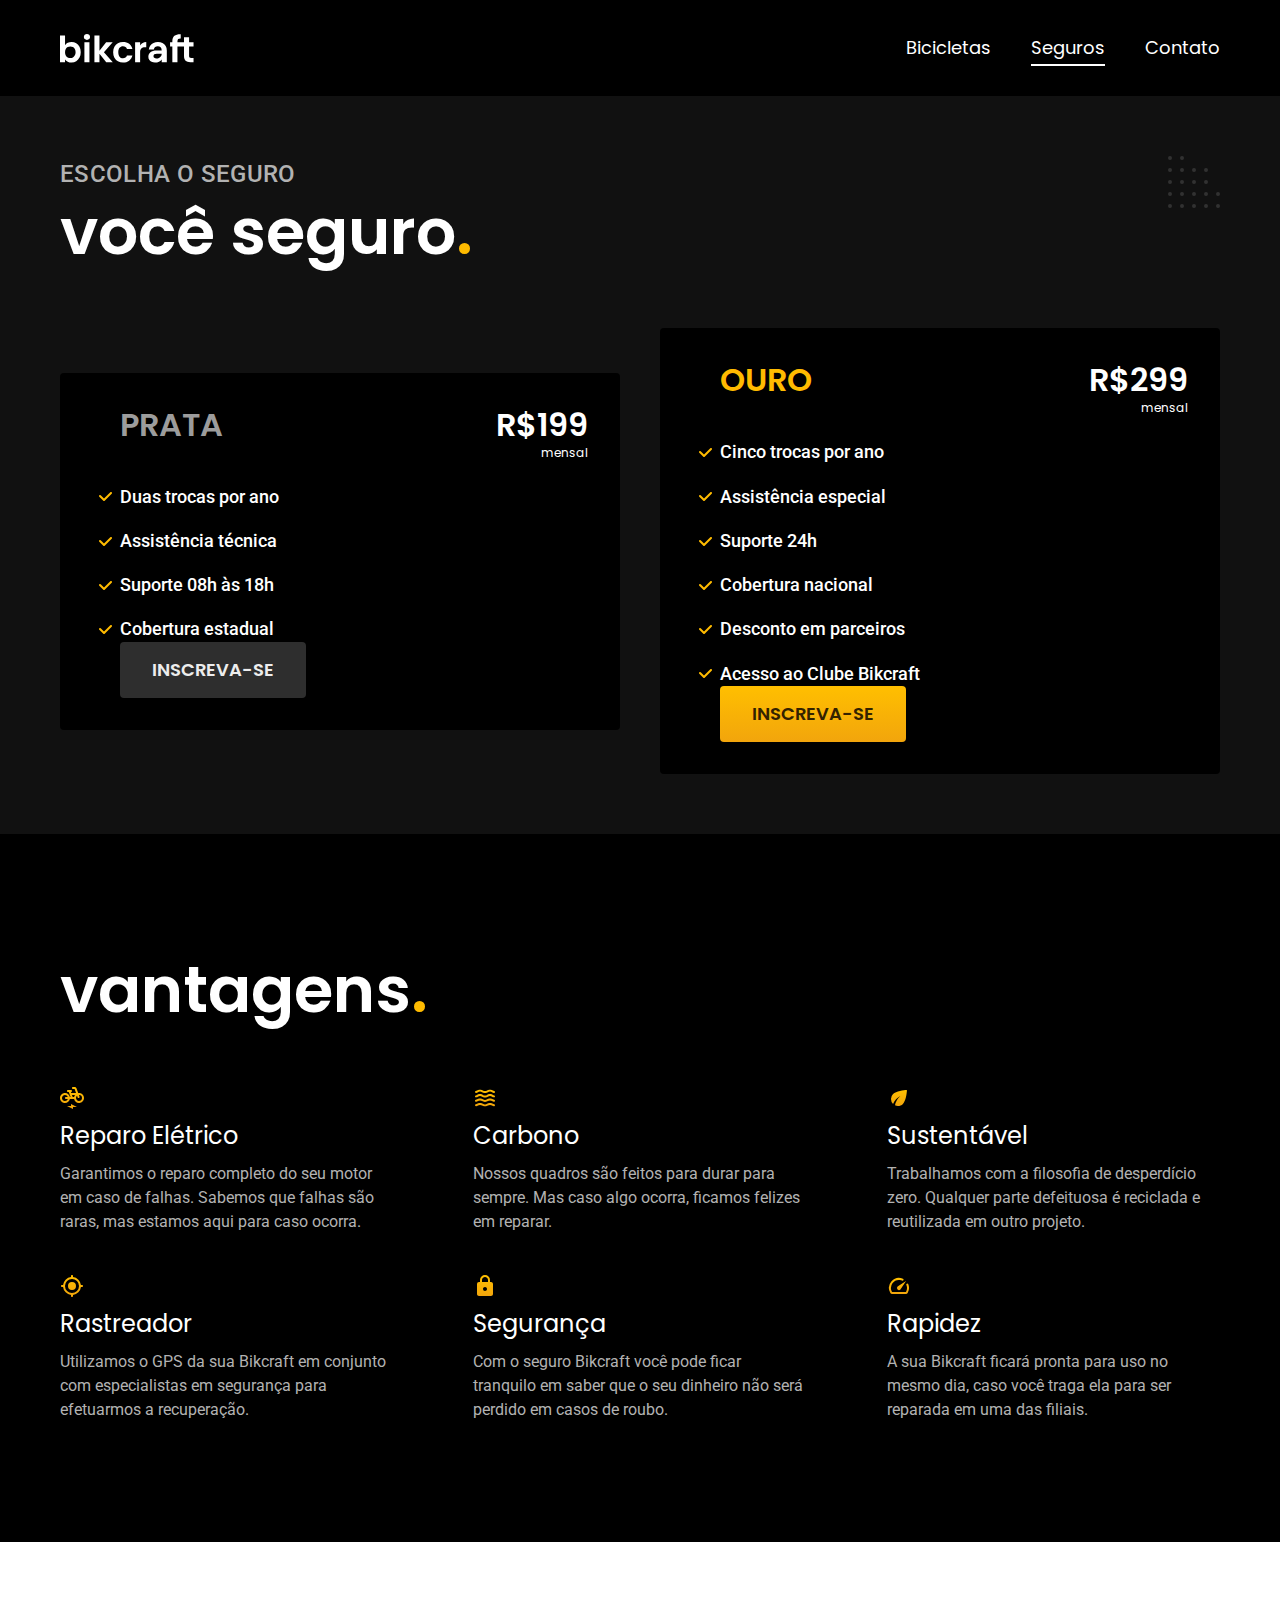
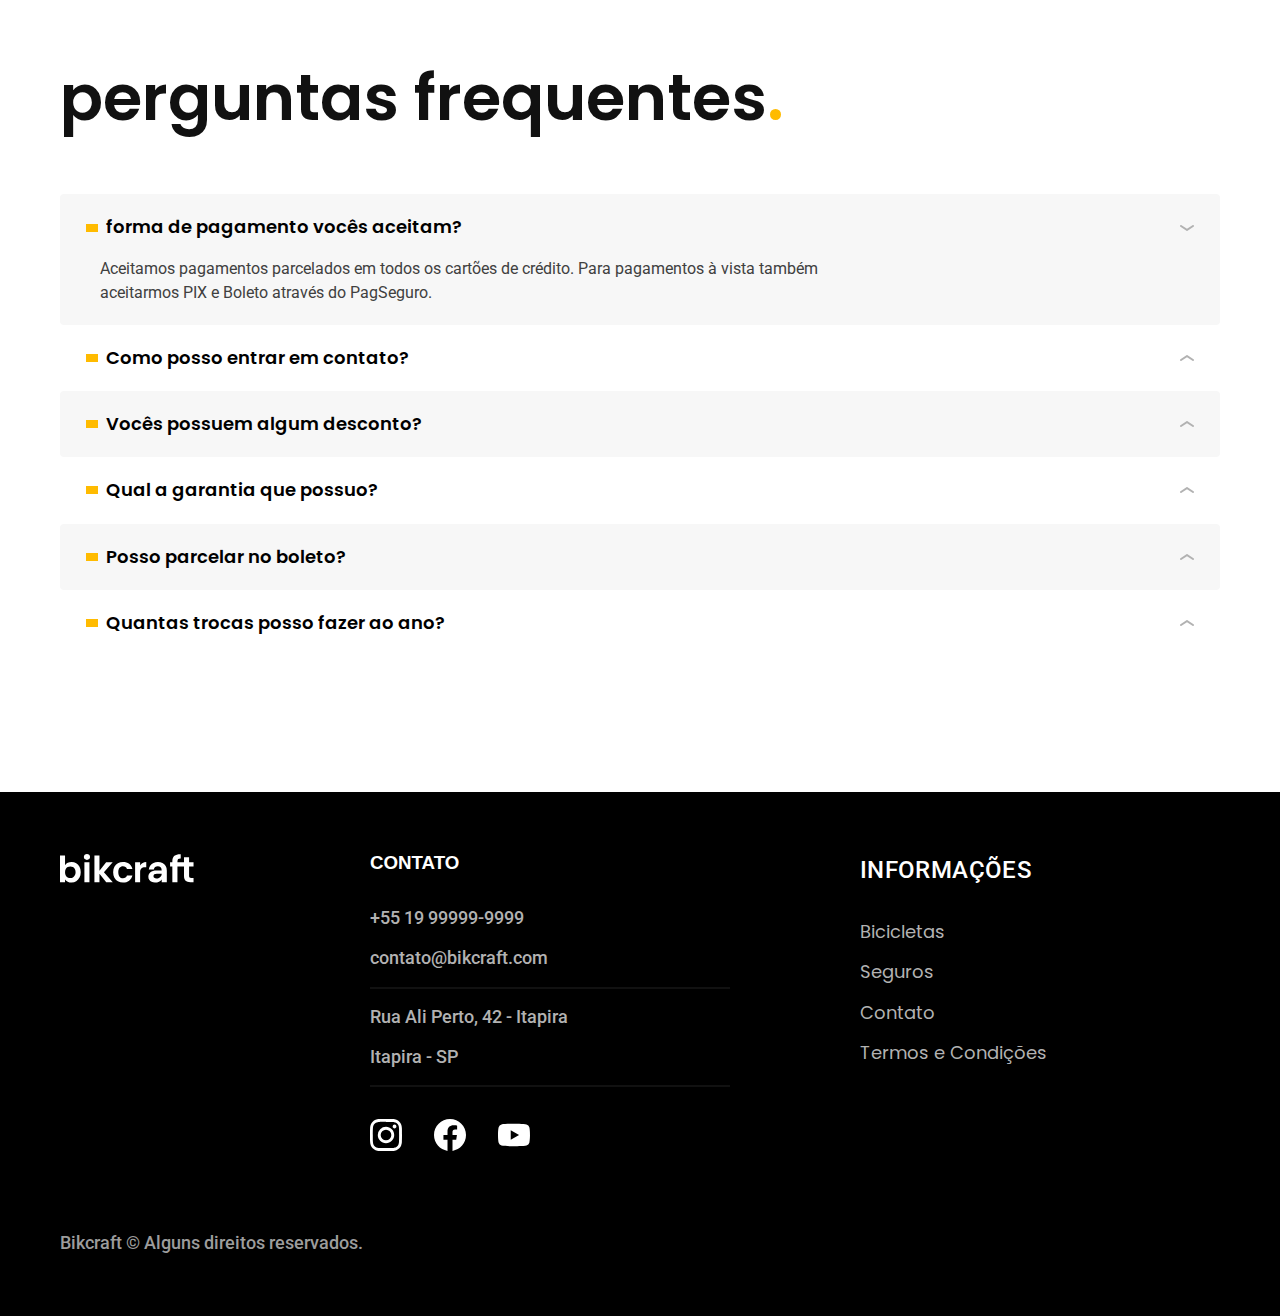
<file: seguros.html>
<!DOCTYPE html>
<html lang="pt-br">

<head>
  <meta charset="UTF-8">
  <meta name="viewport" content="width=device-width, initial-scale=1.0">
  <title>Seguros | Bikcraft</title>
  <meta name="description" content="Seguros.">
  <link rel="icon" href="./favicon.svg" type="image/svg+xml">
  <link rel="preload" href="./css/style.min.css" as="style">
  <link rel="stylesheet" href="./css/style.min.css">
  <link rel="preconnect" href="https://fonts.googleapis.com">
  <link rel="preconnect" href="https://fonts.gstatic.com" crossorigin>
  <link href="https://fonts.googleapis.com/css2?family=Merriweather:wght@900&family=Poppins:wght@400;600&family=Roboto:wght@400;500&display=swap" rel="stylesheet">
  <script>document.documentElement.classList.add('js');</script>
</head>

<body id="seguros">
  <header class="header-bg">
    <div class="header container">
      <a href="./">
        <img src="./img/bikcraft.svg" width="136" height="32" alt="Bikcraft">
      </a>
      <nav aria-label="primaria">
        <ul class="header-menu font-1-m cor-0">
          <li><a href="./bicicletas.html">Bicicletas</a></li>
          <li><a href="./seguros.html">Seguros</a></li>
          <li><a href="./contato.html">Contato</a></li>
        </ul>
      </nav>
    </div>
  </header>

  <main class="seguros-bg">
    <div class="titulo-bg">
      <div class="titulo container">
        <p class="font-2-l-b cor-5">Escolha o seguro</p>
        <h1 class="font-1-xxl cor-0">você seguro<span class="cor-p1">.</span></h1>
      </div>
    </div>
    <div class="seguros container">
      <div class="seguros-item fadeInLeft" data-anime="200">
        <h3 class="font-1-xl cor-6">PRATA</h3>
        <span class="font-1-xl cor-0">R$199<span class="font-1-xs cor-06">mensal</span></span>
        <ul class="font-2-m cor-0">
          <li>Duas trocas por ano</li>
          <li>Assistência técnica</li>
          <li>Suporte 08h às 18h</li>
          <li>Cobertura estadual</li>
        </ul>
        <a class="botao secundario" href="./orcamento.html?tipo=seguro&produto=prata">Inscreva-se</a>
      </div>
      <div class="seguros-item fadeInRight" data-anime="200">
        <h3 class="font-1-xl cor-p1">OURO</h3>
        <span class="font-1-xl cor-0">R$299<span class="font-1-xs cor-06">mensal</span></span>
        <ul class="font-2-m cor-0">
          <li>Cinco trocas por ano</li>
          <li>Assistência especial</li>
          <li>Suporte 24h</li>
          <li>Cobertura nacional</li>
          <li>Desconto em parceiros</li>
          <li>Acesso ao Clube Bikcraft</li>
        </ul>
        <a class="botao" href="./orcamento.html?tipo=seguro&produto=ouro">Inscreva-se</a>
      </div>
    </div>
  </main>

  <article class="vantagens-bg">
    <div class="vantagens container">
      <h2 class="font-1-xxl cor-0">vantagens<span class="cor-p1">.</span></h2>
      <ul>
        <li>
          <img src="./img/icones/eletrica.svg" width="24" height="24" alt="">
          <h3 class="font-1-l cor-0">Reparo Elétrico</h3>
          <p class="font-2-s cor-5">Garantimos o reparo completo do seu motor em caso de falhas. Sabemos que falhas são raras, mas estamos aqui para caso ocorra.</p>
        </li>
        <li>
          <img src="./img/icones/carbono.svg" width="24" height="24" alt="">
          <h3 class="font-1-l cor-0">Carbono</h3>
          <p class="font-2-s cor-5">Nossos quadros são feitos para durar para sempre. Mas caso algo ocorra, ficamos felizes em reparar.</p>
        </li>
        <li>
          <img src="./img/icones/sustentavel.svg" width="24" height="24" alt="">
          <h3 class="font-1-l cor-0">Sustentável</h3>
          <p class="font-2-s cor-5">Trabalhamos com a filosofia de desperdício zero. Qualquer parte defeituosa é reciclada e reutilizada em outro projeto.</p>
        </li>
        <li>
          <img src="./img/icones/rastreador.svg" width="24" height="24" alt="">
          <h3 class="font-1-l cor-0">Rastreador</h3>
          <p class="font-2-s cor-5">Utilizamos o GPS da sua Bikcraft em conjunto com especialistas em segurança para efetuarmos a recuperação.</p>
        </li>
        <li>
          <img src="./img/icones/seguro.svg" width="24" height="24" alt="">
          <h3 class="font-1-l cor-0">Segurança</h3>
          <p class="font-2-s cor-5">Com o seguro Bikcraft você pode ficar tranquilo em saber que o seu dinheiro não será perdido em casos de roubo.</p>
        </li>
        <li>
          <img src="./img/icones/velocidade.svg" width="24" height="24" alt="">
          <h3 class="font-1-l cor-0">Rapidez</h3>
          <p class="font-2-s cor-5">A sua Bikcraft ficará pronta para uso no mesmo dia, caso você traga ela para ser reparada em uma das filiais.</p>
        </li>
      </ul>
    </div>
  </article>
  <article class="perguntas container">
    <h2 class="font-1-xxl">perguntas frequentes<span class="cor-p1">.</span></h2>
    <dl>
      <div>
        <dt><button class="font-1-m-b" aria-controls="pergunta1" aria-expanded="true">forma de pagamento vocês aceitam?</button></dt>
        <dd id="pergunta1" class="font-2-s cor-9 ativa">Aceitamos pagamentos parcelados em todos os cartões de crédito. Para pagamentos à vista também aceitarmos PIX e Boleto através do PagSeguro.</dd>
      </div>
      <div>
        <dt><button class="font-1-m-b" aria-controls="pergunta2" aria-expanded="false">Como posso entrar em contato?</button></dt>
        <dd id="pergunta2" class="font-2-s cor-9">Aceitamos pagamentos parcelados em todos os cartões de crédito. Para pagamentos à vista também aceitarmos PIX e Boleto através do PagSeguro.</dd>
      </div>
      <div>
        <dt><button class="font-1-m-b" aria-controls="pergunta3" aria-expanded="false">Vocês possuem algum desconto?</button></dt>
        <dd id="pergunta3" class="font-2-s cor-9">Aceitamos pagamentos parcelados em todos os cartões de crédito. Para pagamentos à vista também aceitarmos PIX e Boleto através do PagSeguro.</dd>
      </div>
      <div>
        <dt><button class="font-1-m-b" aria-controls="pergunta4" aria-expanded="false">Qual a garantia que possuo?</button></dt>
        <dd id="pergunta4" class="font-2-s cor-9">Aceitamos pagamentos parcelados em todos os cartões de crédito. Para pagamentos à vista também aceitarmos PIX e Boleto através do PagSeguro.</dd>
      </div>
      <div>
        <dt><button class="font-1-m-b" aria-controls="pergunta5" aria-expanded="false">Posso parcelar no boleto?</button></dt>
        <dd id="pergunta5" class="font-2-s cor-9">Aceitamos pagamentos parcelados em todos os cartões de crédito. Para pagamentos à vista também aceitarmos PIX e Boleto através do PagSeguro.</dd>
      </div>
      <div>
        <dt class="font-1-m-b"><button class="font-1-m-b" aria-controls="pergunta6" aria-expanded="false">Quantas trocas posso fazer ao ano?</button></dt>
        <dd id="pergunta6" class="font-2-s cor-9">Aceitamos pagamentos parcelados em todos os cartões de crédito. Para pagamentos à vista também aceitarmos PIX e Boleto através do PagSeguro.</dd>
      </div>
    </dl>


  </article>


  <footer class="footer-bg">
    <div class="footer container">
      <img src="./img/bikcraft.svg" width="136" height="32" alt="Bikcraft">
      <div class="footer-contato">
        <h3 class="font-2-lb cor-0">CONTATO</h3>
        <ul class="font-2-m cor-5">
          <li><a href="tel:+5519999999999">+55 19 99999-9999</a></li>
          <li><a href="mailto:contato@bikcraft.com">contato@bikcraft.com</a></li>
          <li>Rua Ali Perto, 42 - Itapira</li>
          <li>Itapira - SP</li>
        </ul>
        <div class="footer-redes">
          <a href="./">
            <img src="./img/redes/instagram.svg" width="32" height="32" alt="Instagram">
          </a>
          <a href="./">
            <img src="./img/redes/facebook.svg" width="32" height="32" alt="Facebook">
          </a>
          <a href="./">
            <img src="./img/redes/youtube.svg" width="32" height="32" alt="Youtube">
          </a>
        </div>
      </div>
      <div class="footer-informacoes">
        <h3 class="font-2-l-b cor-0">Informações</h3>
        <nav>
          <ul class="font-1-m cor-5">
            <li><a href="./bicicletas.html">Bicicletas</a></li>
            <li><a href="./seguros.html">Seguros</a></li>
            <li><a href="./contato.html">Contato</a></li>
            <li><a href="./termos.html">Termos e Condições</a></li>
          </ul>
        </nav>
      </div>
      <p class="footer-copy font-2-m cor-6">Bikcraft © Alguns direitos reservados.</p>
    </div>
  </footer>

  <script src="./js/plugins/simple-anime.js"></script>
  <script src="./js/script.js"></script>
</body>

</html>
</file>
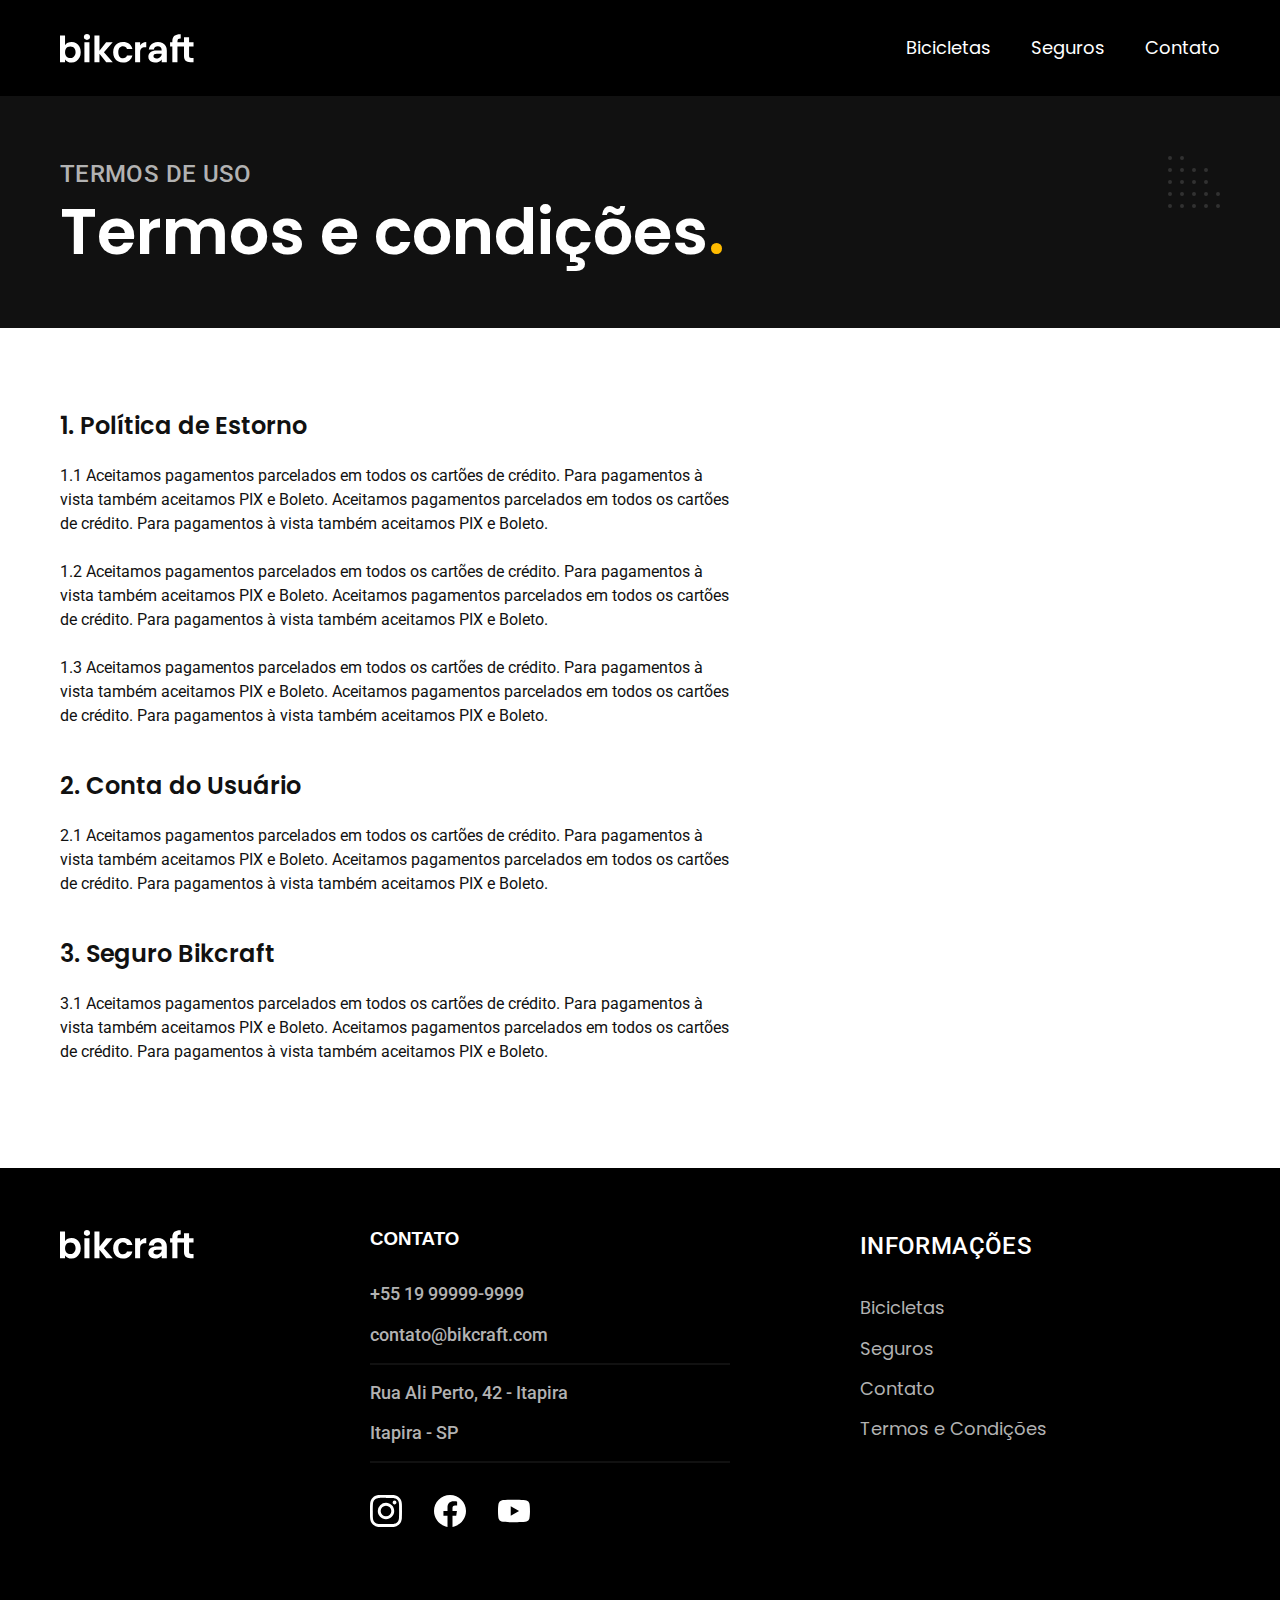
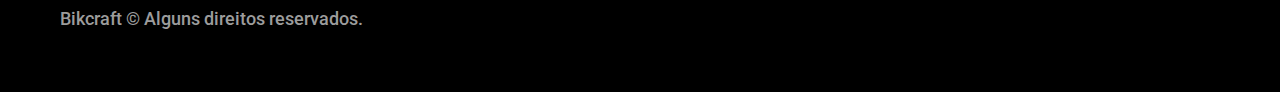
<file: termos.html>
<!DOCTYPE html>
<html lang="pt-br">

<head>
  <meta charset="UTF-8">
  <meta name="viewport" content="width=device-width, initial-scale=1.0">
  <title>Termos e Condições | Bikcraft</title>
  <meta name="description" content="Termos e Condições.">

  <link rel="icon" href="./favicon.svg" type="image/svg+xml">
  <link rel="preload" href="./css/style.min.css" as="style">
  <link rel="stylesheet" href="./css/style.min.css">

  <link rel="preconnect" href="https://fonts.googleapis.com">
  <link rel="preconnect" href="https://fonts.gstatic.com" crossorigin>
  <link href="https://fonts.googleapis.com/css2?family=Merriweather:wght@900&family=Poppins:wght@400;600&family=Roboto:wght@400;500&display=swap" rel="stylesheet">
  <script>document.documentElement.classList.add('js');</script>
</head>

<body id="termos">

  <header class="header-bg">
    <div class="header container">
      <a href="./">
        <img src="./img/bikcraft.svg" width="136" height="32" alt="Bikcraft">
      </a>
      <nav aria-label="primaria">
        <ul class="header-menu font-1-m cor-0">
          <li><a href="./bicicletas.html">Bicicletas</a></li>
          <li><a href="./seguros.html">Seguros</a></li>
          <li><a href="./contato.html">Contato</a></li>
        </ul>
      </nav>
    </div>
  </header>

  <main>
    <div class="titulo-bg">
      <div class="titulo container">
        <p class="font-2-l-b cor-5">termos de uso</p>
        <h1 class="font-1-xxl cor-0">Termos e condições<span class="cor-p1">.</span></h1>
      </div>
    </div>

    <div class="termos font-2-s cor 10 container">
      <h2 class="font-1-l cor-11">1. Política de Estorno</h2>
      <p>1.1 Aceitamos pagamentos parcelados em todos os cartões de crédito. Para pagamentos à vista também aceitamos PIX e Boleto. Aceitamos pagamentos parcelados em todos os cartões de crédito. Para pagamentos à vista também aceitamos PIX e Boleto.</p>
      <p>1.2 Aceitamos pagamentos parcelados em todos os cartões de crédito. Para pagamentos à vista também aceitamos PIX e Boleto. Aceitamos pagamentos parcelados em todos os cartões de crédito. Para pagamentos à vista também aceitamos PIX e Boleto.</p>
      <p>1.3 Aceitamos pagamentos parcelados em todos os cartões de crédito. Para pagamentos à vista também aceitamos PIX e Boleto. Aceitamos pagamentos parcelados em todos os cartões de crédito. Para pagamentos à vista também aceitamos PIX e Boleto.</p>
      <h2 class="font-1-l cor-11">2. Conta do Usuário</h2>
      <p>2.1 Aceitamos pagamentos parcelados em todos os cartões de crédito. Para pagamentos à vista também aceitamos PIX e Boleto. Aceitamos pagamentos parcelados em todos os cartões de crédito. Para pagamentos à vista também aceitamos PIX e Boleto.</p>
      <h2 class="font-1-l cor-11">3. Seguro Bikcraft</h2>
      <p>3.1 Aceitamos pagamentos parcelados em todos os cartões de crédito. Para pagamentos à vista também aceitamos PIX e Boleto. Aceitamos pagamentos parcelados em todos os cartões de crédito. Para pagamentos à vista também aceitamos PIX e Boleto.</p>
    </div>
  </main>

  <footer class="footer-bg">
    <div class="footer container">
      <img src="./img/bikcraft.svg" width="136" height="32" alt="Bikcraft">
      <div class="footer-contato">
        <h3 class="font-2-lb cor-0">CONTATO</h3>
        <ul class="font-2-m cor-5">
          <li><a href="tel:+5519999999999">+55 19 99999-9999</a></li>
          <li><a href="mailto:contato@bikcraft.com">contato@bikcraft.com</a></li>
          <li>Rua Ali Perto, 42 - Itapira</li>
          <li>Itapira - SP</li>
        </ul>
        <div class="footer-redes">
          <a href="./">
            <img src="./img/redes/instagram.svg" width="32" height="32" alt="Instagram">
          </a>
          <a href="./">
            <img src="./img/redes/facebook.svg" width="32" height="32" alt="Facebook">
          </a>
          <a href="./">
            <img src="./img/redes/youtube.svg" width="32" height="32" alt="Youtube">
          </a>

        </div>

      </div>
      <div class="footer-informacoes">
        <h3 class="font-2-l-b cor-0">Informações</h3>
        <nav>
          <ul class="font-1-m cor-5">
            <li><a href="./bicicletas.html">Bicicletas</a></li>
            <li><a href="./seguros.html">Seguros</a></li>
            <li><a href="./contato.html">Contato</a></li>
            <li><a href="./termos.html">Termos e Condições</a></li>
          </ul>
        </nav>
      </div>
      <p class="footer-copy font-2-m cor-6">Bikcraft © Alguns direitos reservados.</p>
    </div>
  </footer>
  <script src="./js/script.js"></script>
</body>

</html>
</file>
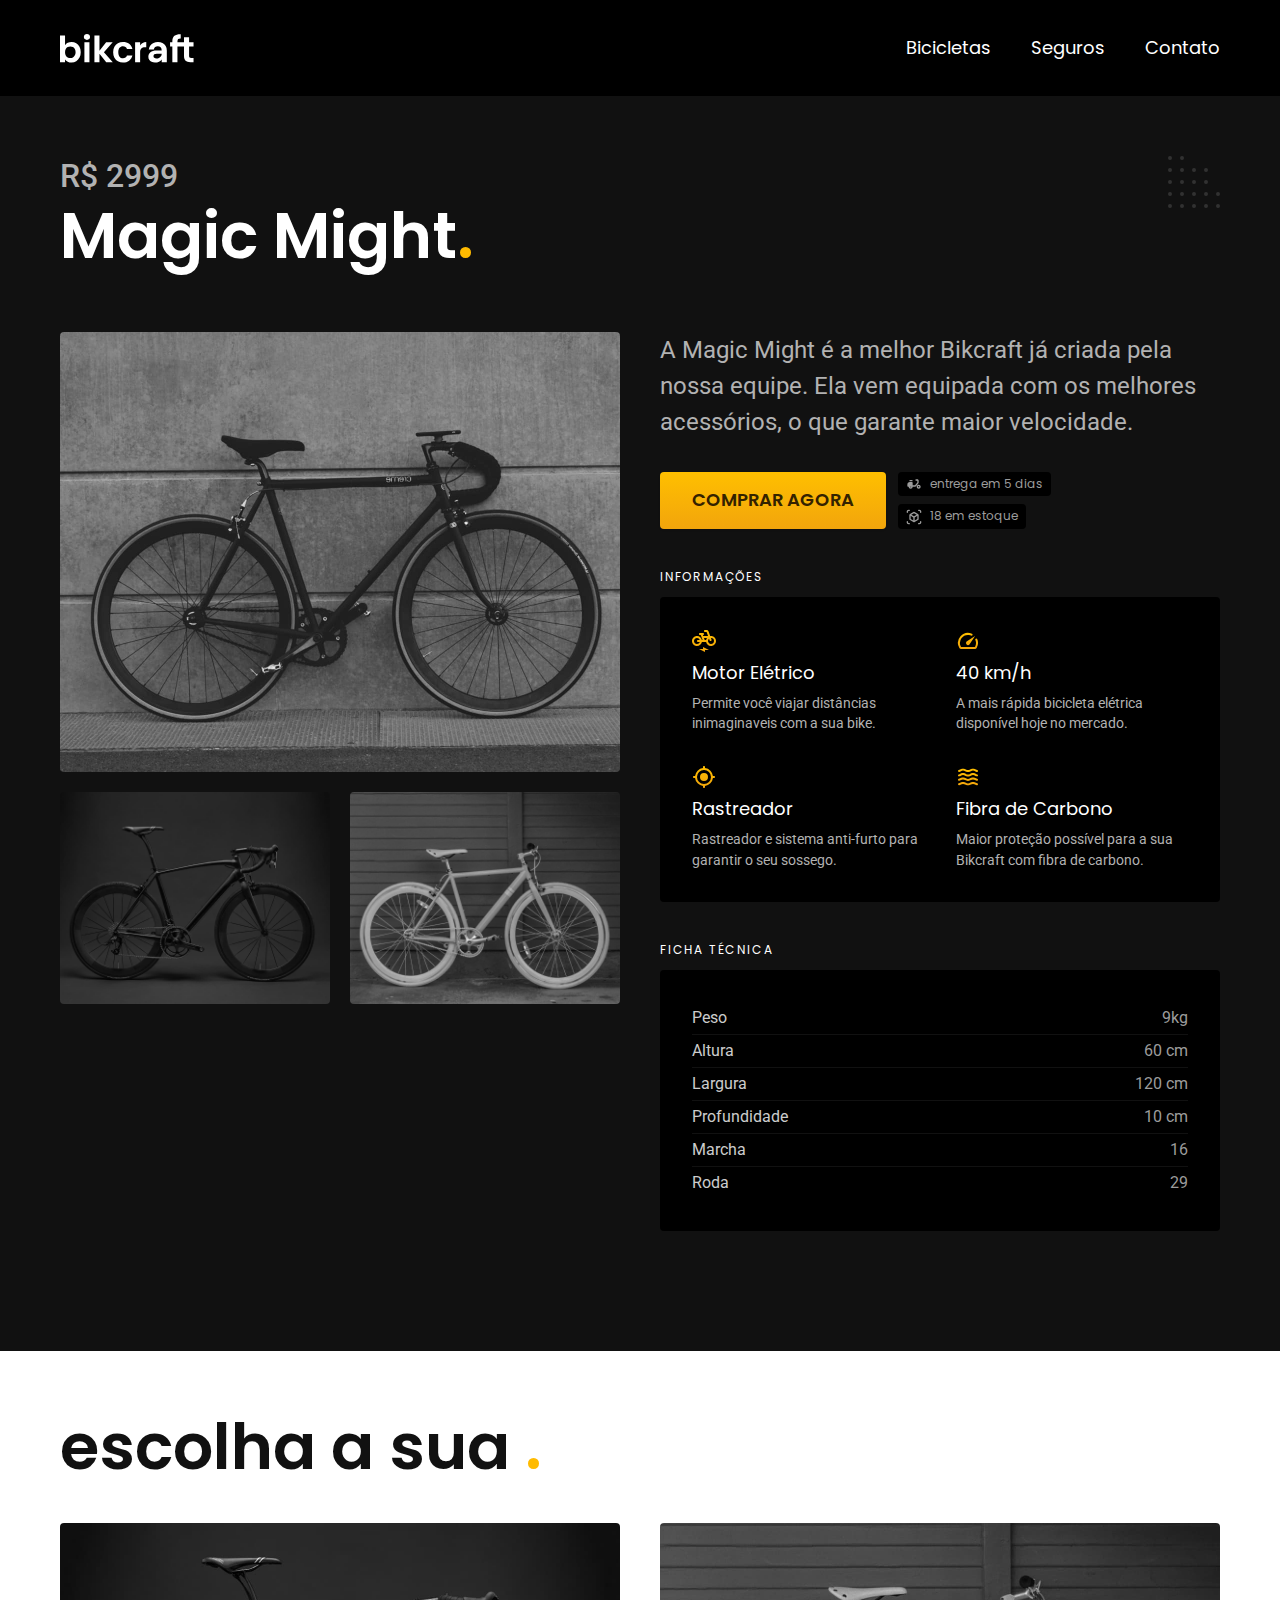
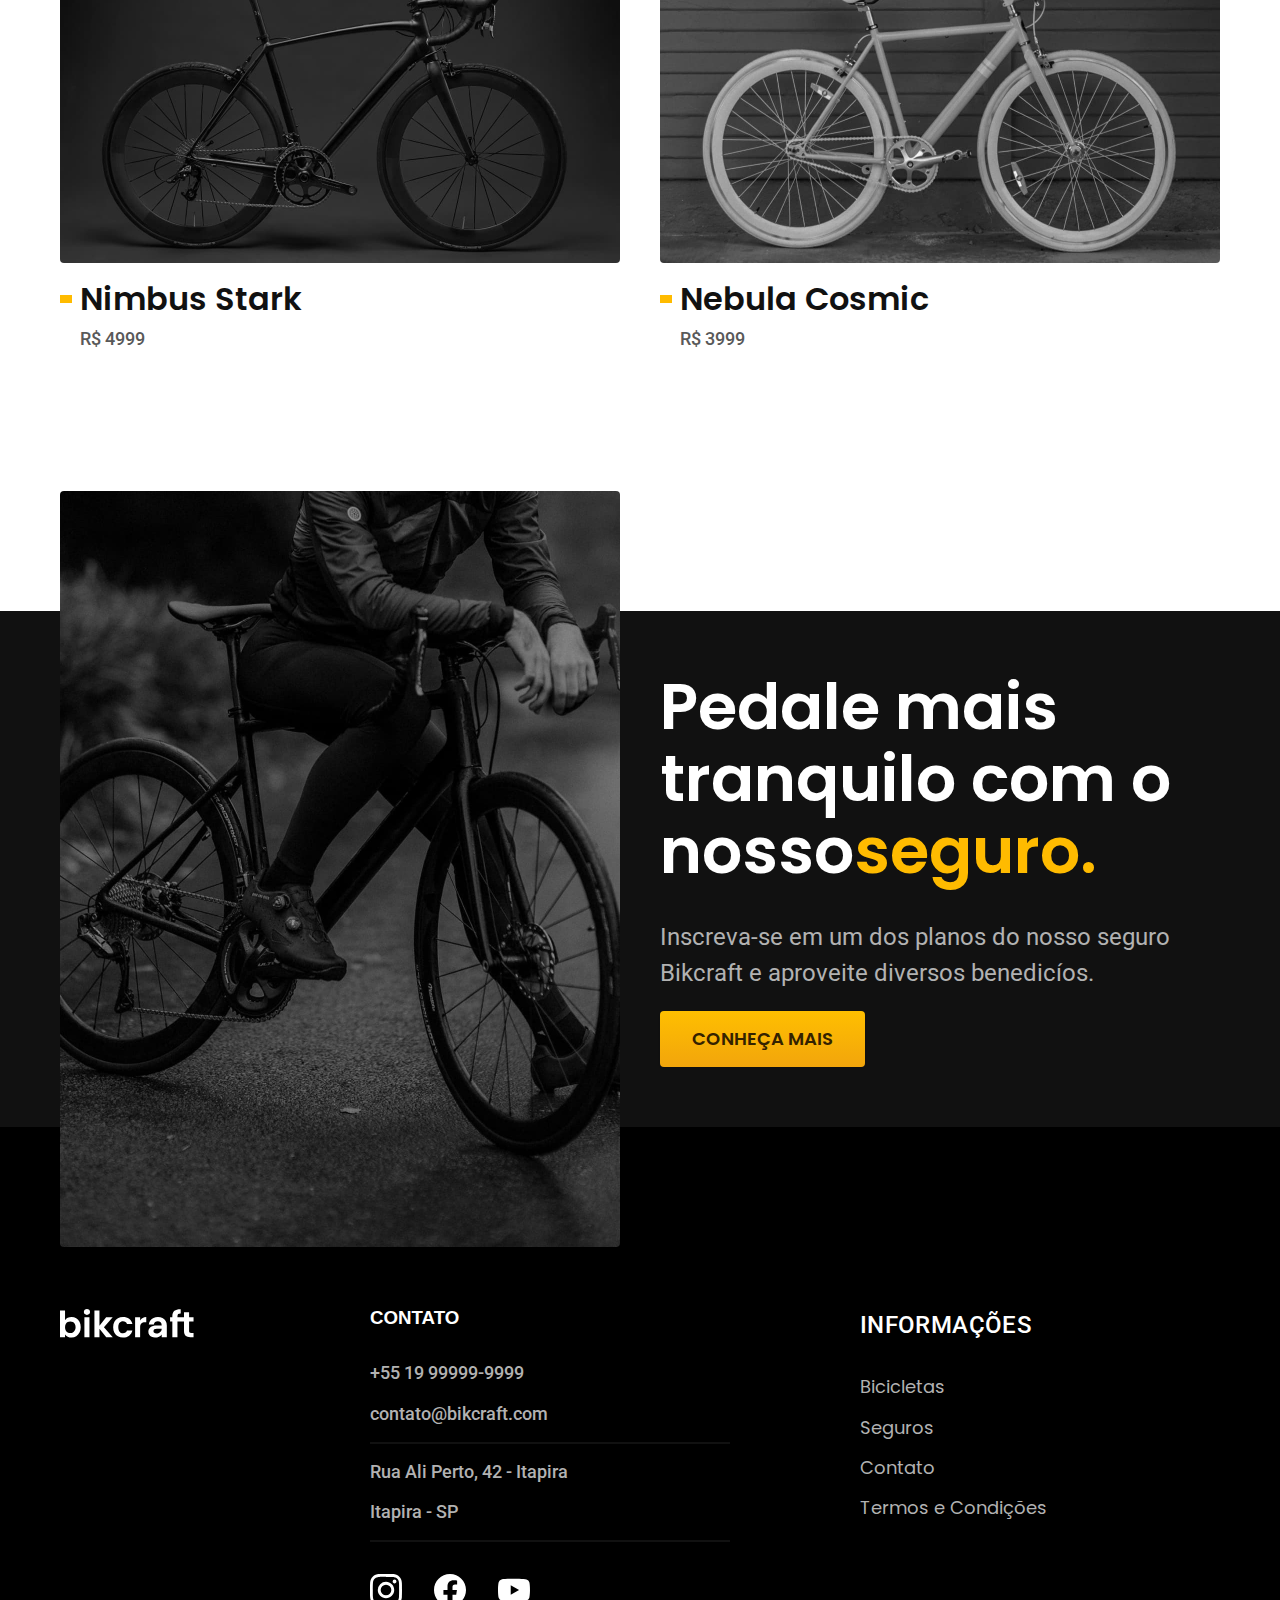
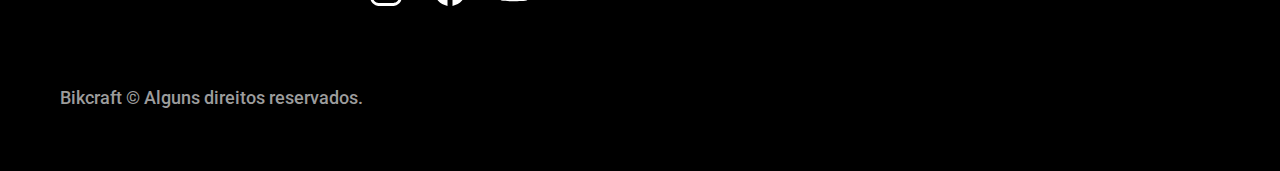
<file: bicicletas/magic.html>
<!DOCTYPE html>
<html lang="pt-br">

<head>
  <meta charset="UTF-8">
  <meta name="viewport" content="width=device-width, initial-scale=1.0">
  <title>Magic | Bikcraft</title>
  <meta name="description" content="Magic.">


  <link rel="stylesheet" href="../css/style.min.css">
  <link rel="preconnect" href="https://fonts.googleapis.com">
  <link rel="preconnect" href="https://fonts.gstatic.com" crossorigin>
  <link href="https://fonts.googleapis.com/css2?family=Merriweather:wght@900&family=Poppins:wght@400;600&family=Roboto:wght@400;500&display=swap" rel="stylesheet">
  <script>document.documentElement.classList.add('js')</script>
</head>

<body id="bicicleta">
  <header class="header-bg">
    <div class="header container">
      <a href="../">
        <img src="../img/bikcraft.svg" alt="Bikcraft">
      </a>
      <nav aria-label="primaria">
        <ul class="header-menu font-1-m cor-0">
          <li><a href="../bicicletas.html">Bicicletas</a></li>
          <li><a href="../seguros.html">Seguros</a></li>
          <li><a href="../contato.html">Contato</a></li>
        </ul>
      </nav>
    </div>
  </header>

  <main class="titulo-bg">
    <div>
      <div class="titulo container">
        <p class="font-2-xl cor-5">R$ 2999</p>
        <h1 class="font-1-xxl cor-0">Magic Might<span class="cor-p1">.</span></h1>
      </div>
    </div>
    <div class="bicicleta container">
      <div class="bicicleta-imagens">
        <img src="../img/bicicleta/nimbus2.jpg" alt="Bicicleta 1">
        <img src="../img/bicicleta/nimbus1.jpg" alt="Bicicleta 2">
        <img src="../img/bicicleta/nimbus3.jpg" alt="Bicicleta 3">
      </div>
      <div class="bicicleta-conteudo">
        <p class="font-2-l cor-5">A Magic Might é a melhor Bikcraft já criada pela nossa equipe. Ela vem equipada com os melhores acessórios, o que garante maior velocidade.</p>
        <div class="bicicleta-comprar">
          <a class="botao" href="../orcamento.html?tipo=bikcraft&produto=magic">Comprar Agora</a>
          <span class="font-1-xs cor-6"><img src="../img/icones/entrega.svg" alt="">entrega em 5 dias</span>
          <span class="font-1-xs cor-6"><img src="../img/icones/estoque.svg" alt="">18 em estoque</span>
        </div>
        <h2 class="font-1-xs cor-0">Informações</h2>
        <ul class="bicicleta-informacoes">
          <li>
            <img src="../img/icones/eletrica.svg" alt="">
            <h3 class="font-1-m cor-0">Motor Elétrico</h3>
            <p class="font-2-xs cor-5">Permite você viajar distâncias inimaginaveis com a sua bike.</p>
          </li>
          <li>
            <img src="../img/icones/velocidade.svg" alt="">
            <h3 class="font-1-m cor-0">40 km/h</h3>
            <p class="font-2-xs cor-5">A mais rápida bicicleta elétrica disponível hoje no mercado.</p>
          </li>
          <li>
            <img src="../img/icones/rastreador.svg" alt="">
            <h3 class="font-1-m cor-0">Rastreador</h3>
            <p class="font-2-xs cor-5">Rastreador e sistema anti-furto para garantir o seu sossego.</p>
          </li>
          <li>
            <img src="../img/icones/carbono.svg" alt="">
            <h3 class="font-1-m cor-0">Fibra de Carbono</h3>
            <p class="font-2-xs cor-5">Maior proteção possível para a sua Bikcraft com fibra de carbono.</p>
          </li>
        </ul>
        <h2 class="font-1-xs cor-0">Ficha Técnica</h2>
        <ul class="bicicleta-ficha font-2-s cor-4">
          <li>Peso <span>9kg</span></li>
          <li>Altura <span>60 cm</span></li>
          <li>Largura <span>120 cm</span></li>
          <li>Profundidade <span>10 cm</span></li>
          <li>Marcha <span>16</span></li>
          <li>Roda <span>29</span></li>
        </ul>
      </div>
    </div>
  </main>

  <article class="container bicicletas-lista">
    <h2 class="font-1-xxl">escolha a sua <span class="cor-p1">.</span></h2>
    <ul>
      <li>
        <a href="./nimbus.html">
          <img src="../img/bicicletas/nimbus.jpg" alt="Bicicleta Preta">
          <h3 class="font-1-xl">Nimbus Stark</h3>
          <span class="font-2-m cor-8">R$ 4999</span>
        </a>
      </li>
      <li>
        <a href="./nebula.html">
          <img src="../img/bicicletas/nebula.jpg" alt="Bicicleta Preta">
          <h3 class="font-1-xl">Nebula Cosmic</h3>
          <span class="font-2-m cor-8">R$ 3999</span>
        </a>
      </li>
    </ul>
  </article>

  <article class="seguro-bg">
    <div class="seguro container">
      <div class="seguro-imagem">
        <img src="../img/fotos/seguros.jpg" alt="Pessoa parada em cima de uma bicicleta">
      </div>
      <div class="seguro-conteudo">
        <h2 class="font-1-xxl cor-0">Pedale mais tranquilo com o nosso<span class="cor-p1">seguro.</span></h2>
        <p class="font-2-l cor-5">Inscreva-se em um dos planos do nosso seguro Bikcraft e aproveite diversos benedicíos.</p>
        <a class="botao" href="../seguros.html">Conheça Mais</a>
      </div>
    </div>
  </article>

  <footer class="footer-bg">
    <div class="footer container">
      <img src="../img/bikcraft.svg" alt="Bikcraft">
      <div class="footer-contato">
        <h3 class="font-2-lb cor-0">CONTATO</h3>
        <ul class="font-2-m cor-5">
          <li><a href="tel:+5519999999999">+55 19 99999-9999</a></li>
          <li><a href="mailto:contato@bikcraft.com">contato@bikcraft.com</a></li>
          <li>Rua Ali Perto, 42 - Itapira</li>
          <li>Itapira - SP</li>
        </ul>
        <div class="footer-redes">
          <a href="../">
            <img src="../img/redes/instagram.svg" alt="Instagram">
          </a>
          <a href="../">
            <img src="../img/redes/facebook.svg" alt="Facebook">
          </a>
          <a href="../">
            <img src="../img/redes/youtube.svg" alt="Youtube">
          </a>

        </div>

      </div>
      <div class="footer-informacoes">
        <h3 class="font-2-l-b cor-0">Informações</h3>
        <nav>
          <ul class="font-1-m cor-5">
            <li><a href="../bicicletas.html">Bicicletas</a></li>
            <li><a href="../seguros.html">Seguros</a></li>
            <li><a href="../contato.html">Contato</a></li>
            <li><a href="../termos.html">Termos e Condições</a></li>
          </ul>
        </nav>
      </div>
      <p class="footer-copy font-2-m cor-6">Bikcraft © Alguns direitos reservados.</p>
    </div>
  </footer>
  <script src="../js/script.js"></script>
</body>

</html>
</file>
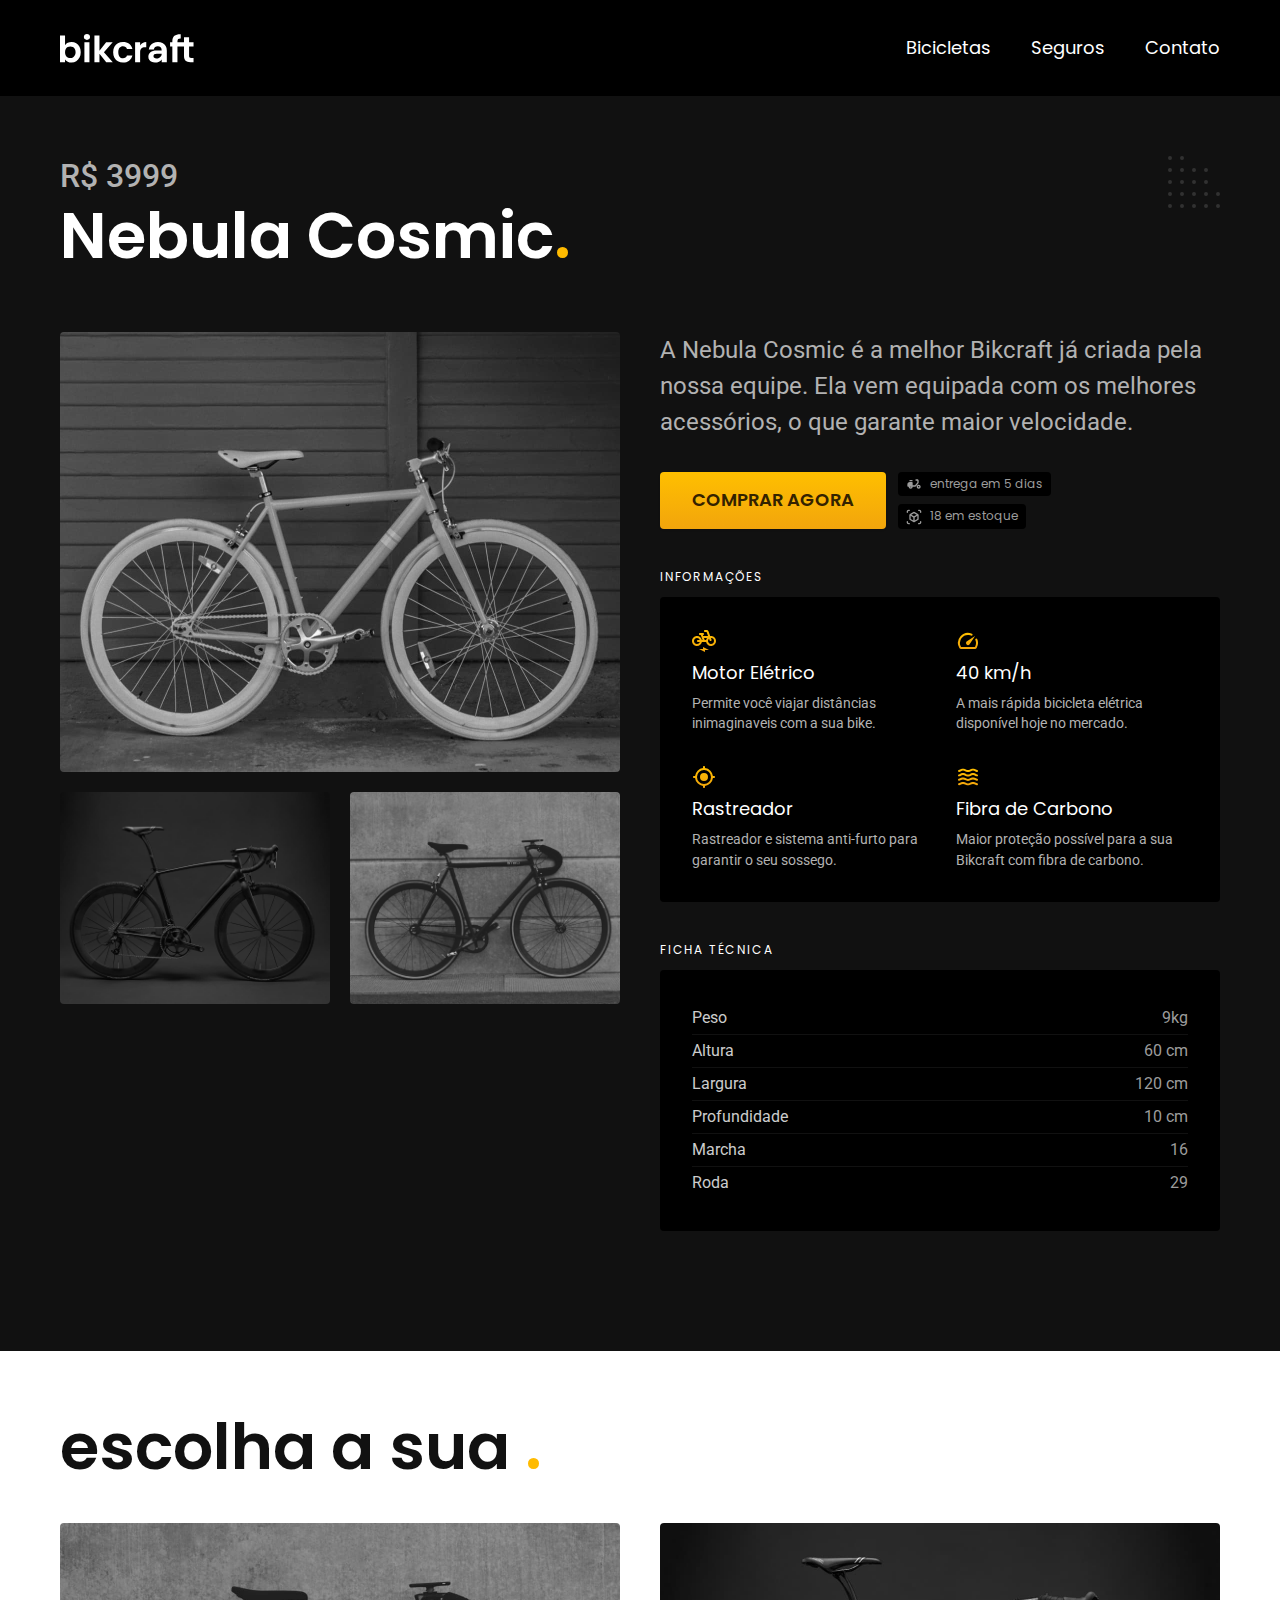
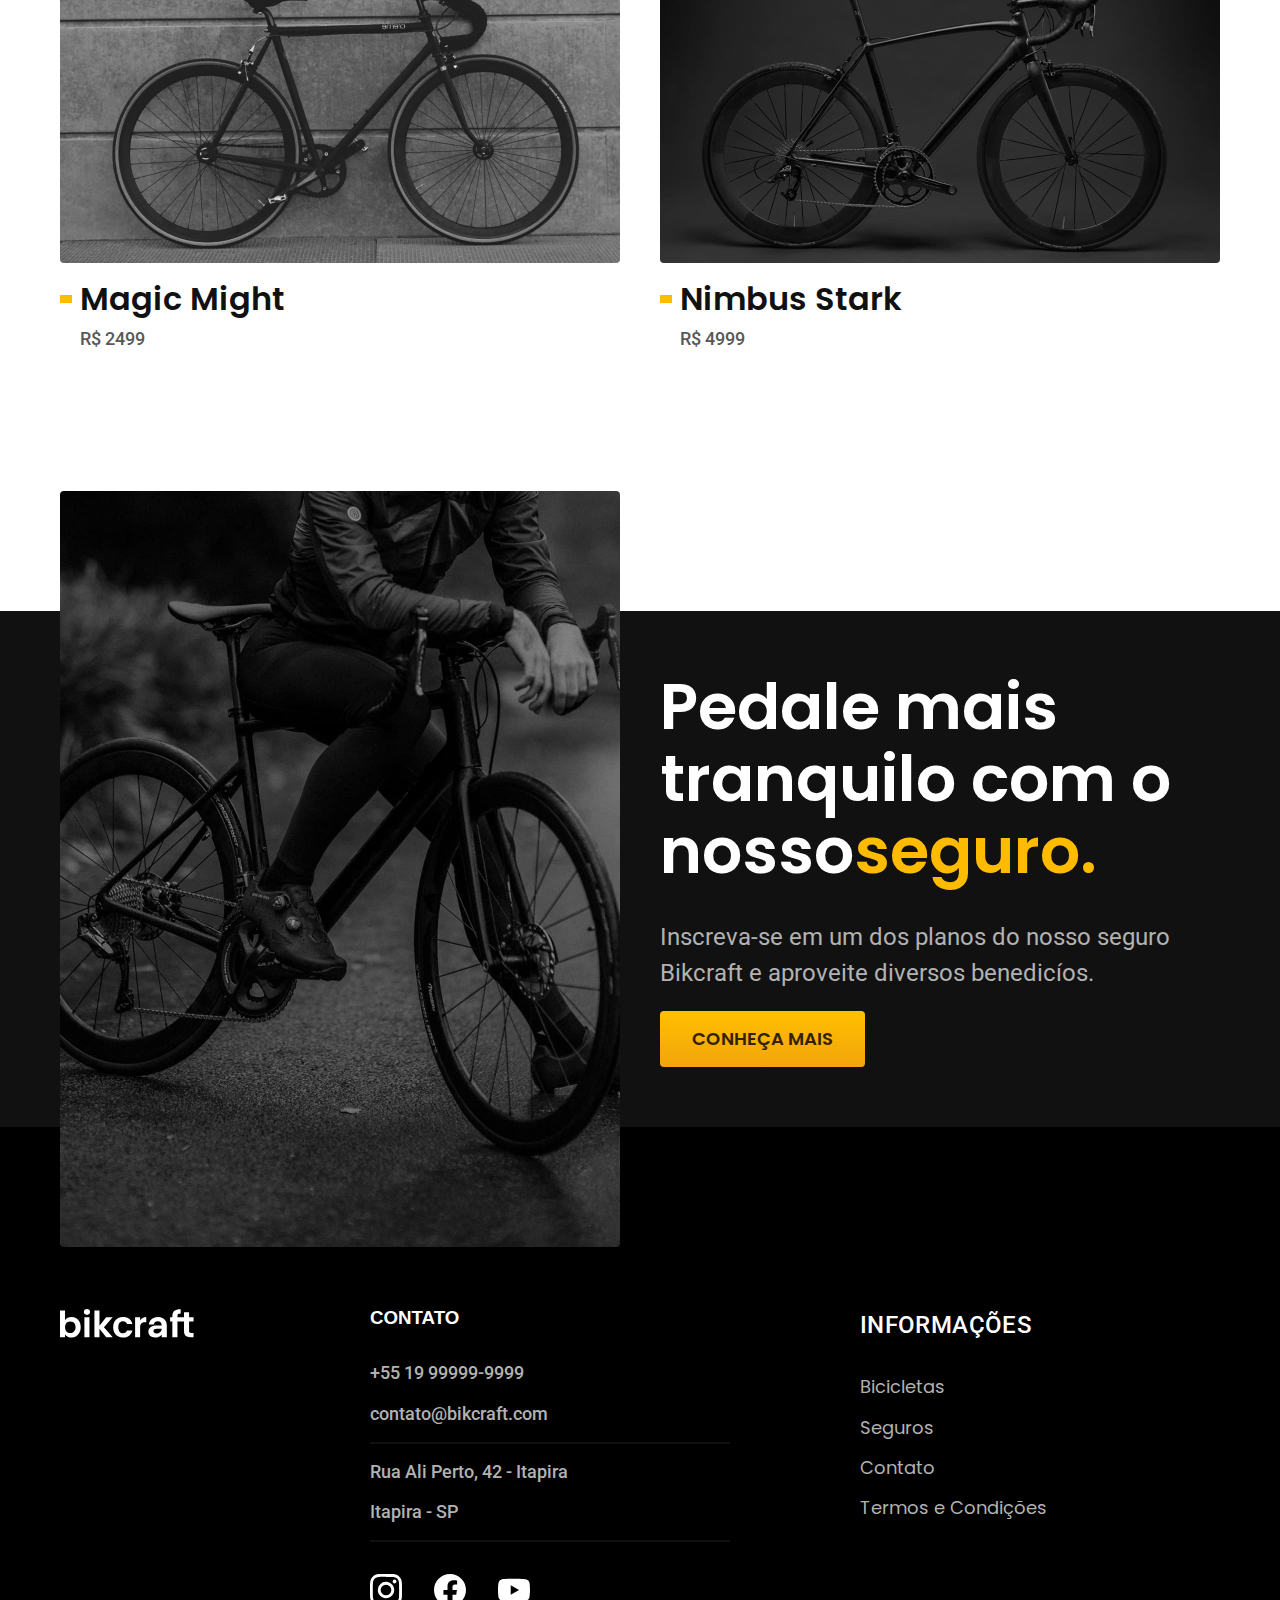
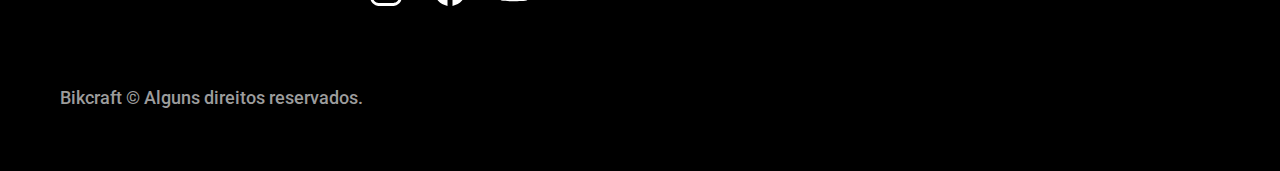
<file: bicicletas/nebula.html>
<!DOCTYPE html>
<html lang="pt-br">

<head>
  <meta charset="UTF-8">
  <meta name="viewport" content="width=device-width, initial-scale=1.0">
  <title>Nebula | Bikcraft</title>
  <meta name="description" content="Nebula.">

  <link rel="icon" href="../favicon.svg" type="image/svg+xml">
  <link rel="stylesheet" href="../css/style.min.css">
  <link rel="preconnect" href="https://fonts.googleapis.com">
  <link rel="preconnect" href="https://fonts.gstatic.com" crossorigin>
  <link href="https://fonts.googleapis.com/css2?family=Merriweather:wght@900&family=Poppins:wght@400;600&family=Roboto:wght@400;500&display=swap" rel="stylesheet">
  <script>document.documentElement.classList.add('js')</script>
</head>

<body id="bicicleta">
  <header class="header-bg">
    <div class="header container">
      <a href="../">
        <img src="../img/bikcraft.svg" alt="Bikcraft">
      </a>
      <nav aria-label="primaria">
        <ul class="header-menu font-1-m cor-0">
          <li><a href="../bicicletas.html">Bicicletas</a></li>
          <li><a href="../seguros.html">Seguros</a></li>
          <li><a href="../contato.html">Contato</a></li>
        </ul>
      </nav>
    </div>
  </header>

  <main class="titulo-bg">
    <div>
      <div class="titulo container">
        <p class="font-2-xl cor-5">R$ 3999</p>
        <h1 class="font-1-xxl cor-0">Nebula Cosmic<span class="cor-p1">.</span></h1>
      </div>
    </div>
    <div class="bicicleta container">
      <div class="bicicleta-imagens">
        <img src="../img/bicicleta/nimbus3.jpg" alt="Bicicleta 1">
        <img src="../img/bicicleta/nimbus1.jpg" alt="Bicicleta 2">
        <img src="../img/bicicleta/nimbus2.jpg" alt="Bicicleta 3">
      </div>
      <div class="bicicleta-conteudo">
        <p class="font-2-l cor-5">A Nebula Cosmic é a melhor Bikcraft já criada pela nossa equipe. Ela vem equipada com os melhores acessórios, o que garante maior velocidade.</p>
        <div class="bicicleta-comprar">
          <a class="botao" href="../orcamento.html?tipo=bikcraft&produto=nebula">Comprar Agora</a>
          <span class="font-1-xs cor-6"><img src="../img/icones/entrega.svg" alt="">entrega em 5 dias</span>
          <span class="font-1-xs cor-6"><img src="../img/icones/estoque.svg" alt="">18 em estoque</span>
        </div>
        <h2 class="font-1-xs cor-0">Informações</h2>
        <ul class="bicicleta-informacoes">
          <li>
            <img src="../img/icones/eletrica.svg" alt="">
            <h3 class="font-1-m cor-0">Motor Elétrico</h3>
            <p class="font-2-xs cor-5">Permite você viajar distâncias inimaginaveis com a sua bike.</p>
          </li>
          <li>
            <img src="../img/icones/velocidade.svg" alt="">
            <h3 class="font-1-m cor-0">40 km/h</h3>
            <p class="font-2-xs cor-5">A mais rápida bicicleta elétrica disponível hoje no mercado.</p>
          </li>
          <li>
            <img src="../img/icones/rastreador.svg" alt="">
            <h3 class="font-1-m cor-0">Rastreador</h3>
            <p class="font-2-xs cor-5">Rastreador e sistema anti-furto para garantir o seu sossego.</p>
          </li>
          <li>
            <img src="../img/icones/carbono.svg" alt="">
            <h3 class="font-1-m cor-0">Fibra de Carbono</h3>
            <p class="font-2-xs cor-5">Maior proteção possível para a sua Bikcraft com fibra de carbono.</p>
          </li>
        </ul>
        <h2 class="font-1-xs cor-0">Ficha Técnica</h2>
        <ul class="bicicleta-ficha font-2-s cor-4">
          <li>Peso <span>9kg</span></li>
          <li>Altura <span>60 cm</span></li>
          <li>Largura <span>120 cm</span></li>
          <li>Profundidade <span>10 cm</span></li>
          <li>Marcha <span>16</span></li>
          <li>Roda <span>29</span></li>
        </ul>
      </div>
    </div>
  </main>

  <article class="container bicicletas-lista">
    <h2 class="font-1-xxl">escolha a sua <span class="cor-p1">.</span></h2>
    <ul>
      <li>
        <a href="./magic.html">
          <img src="../img/bicicletas/magic.jpg" alt="Bicicleta Preta">
          <h3 class="font-1-xl">Magic Might</h3>
          <span class="font-2-m cor-8">R$ 2499</span>
        </a>
      </li>
      <li>
        <a href="./nimbus.html">
          <img src="../img/bicicletas/nimbus.jpg" alt="Bicicleta Preta">
          <h3 class="font-1-xl">Nimbus Stark</h3>
          <span class="font-2-m cor-8">R$ 4999</span>
        </a>
      </li>
    </ul>
  </article>

  <article class="seguro-bg">
    <div class="seguro container">
      <div class="seguro-imagem">
        <img src="../img/fotos/seguros.jpg" alt="Pessoa parada em cima de uma bicicleta">
      </div>
      <div class="seguro-conteudo">
        <h2 class="font-1-xxl cor-0">Pedale mais tranquilo com o nosso<span class="cor-p1">seguro.</span></h2>
        <p class="font-2-l cor-5">Inscreva-se em um dos planos do nosso seguro Bikcraft e aproveite diversos benedicíos.</p>
        <a class="botao" href="../seguros.html">Conheça Mais</a>
      </div>
    </div>
  </article>

  <footer class="footer-bg">
    <div class="footer container">
      <img src="../img/bikcraft.svg" alt="Bikcraft">
      <div class="footer-contato">
        <h3 class="font-2-lb cor-0">CONTATO</h3>
        <ul class="font-2-m cor-5">
          <li><a href="tel:+5519999999999">+55 19 99999-9999</a></li>
          <li><a href="mailto:contato@bikcraft.com">contato@bikcraft.com</a></li>
          <li>Rua Ali Perto, 42 - Itapira</li>
          <li>Itapira - SP</li>
        </ul>
        <div class="footer-redes">
          <a href="../">
            <img src="../img/redes/instagram.svg" alt="Instagram">
          </a>
          <a href="../">
            <img src="../img/redes/facebook.svg" alt="Facebook">
          </a>
          <a href="../">
            <img src="../img/redes/youtube.svg" alt="Youtube">
          </a>

        </div>

      </div>
      <div class="footer-informacoes">
        <h3 class="font-2-l-b cor-0">Informações</h3>
        <nav>
          <ul class="font-1-m cor-5">
            <li><a href="../bicicletas.html">Bicicletas</a></li>
            <li><a href="../seguros.html">Seguros</a></li>
            <li><a href="../contato.html">Contato</a></li>
            <li><a href="../termos.html">Termos e Condições</a></li>
          </ul>
        </nav>
      </div>
      <p class="footer-copy font-2-m cor-6">Bikcraft © Alguns direitos reservados.</p>
    </div>
  </footer>
  <script src="../js/script.js"></script>
</body>

</html>
</file>
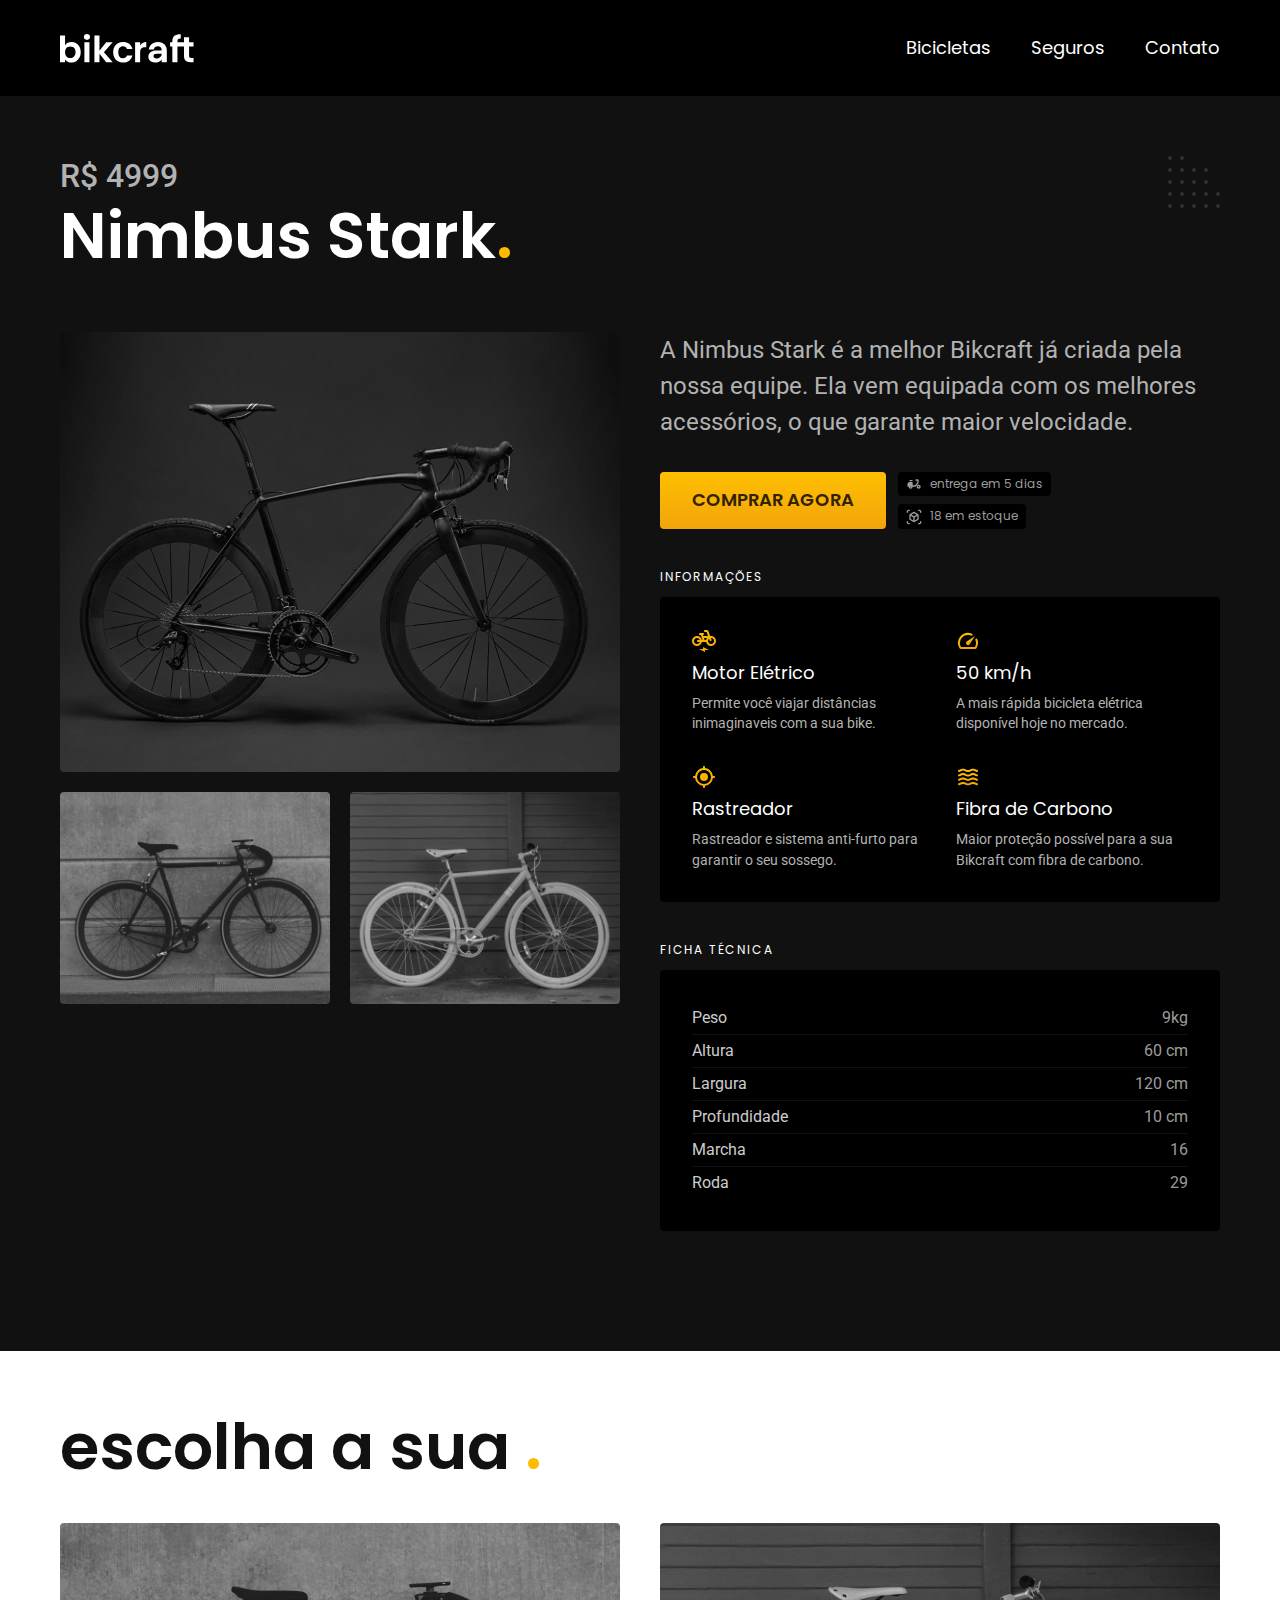
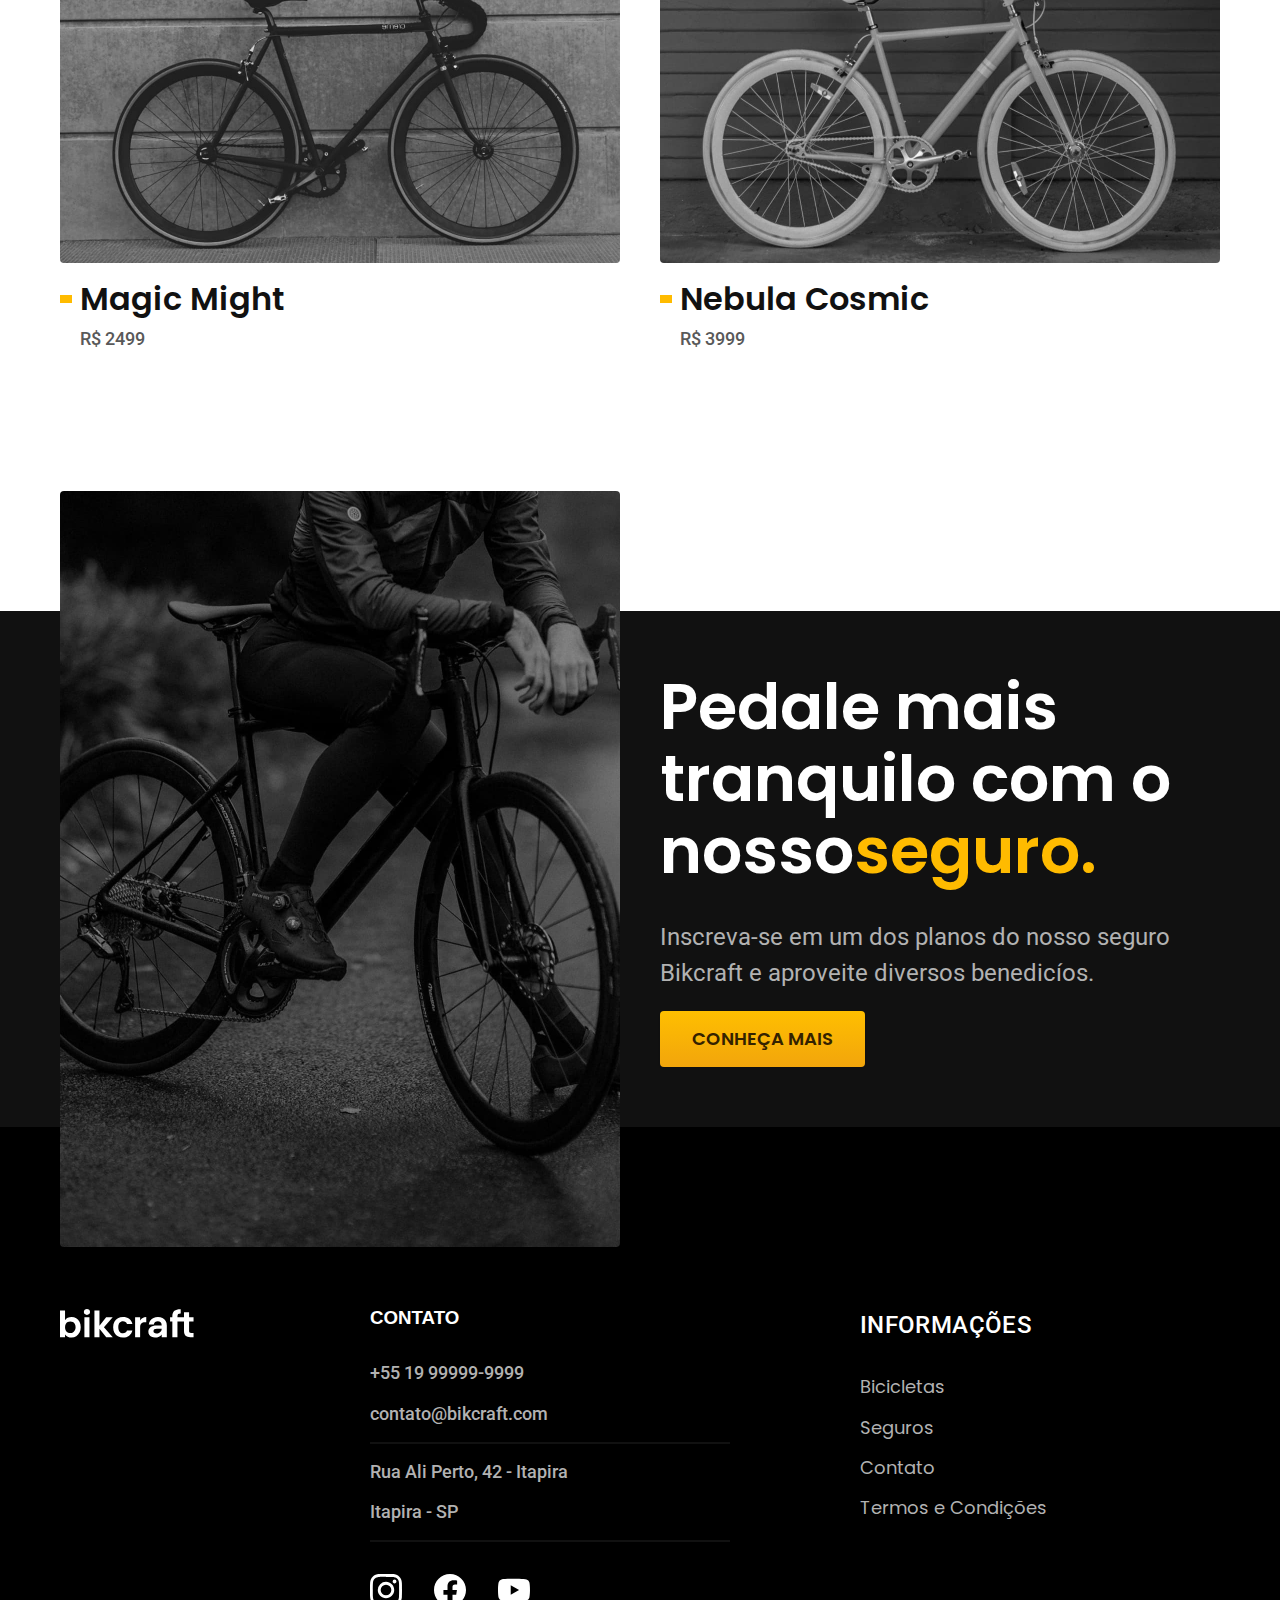
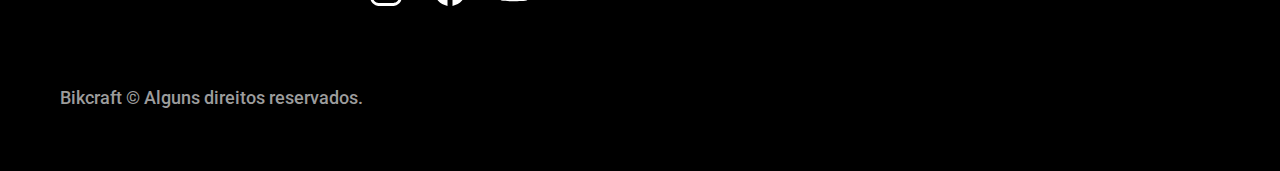
<file: bicicletas/nimbus.html>
<!DOCTYPE html>
<html lang="pt-br">

<head>
  <meta charset="UTF-8">
  <meta name="viewport" content="width=device-width, initial-scale=1.0">
  <title>Nimbus | Bikcraft</title>
  <meta name="description" content="Nimbus.">

  <link rel="icon" href="../favicon.svg" type="image/svg+xml">
  <link rel="stylesheet" href="../css/style.min.css">
  <link rel="preconnect" href="https://fonts.googleapis.com">
  <link rel="preconnect" href="https://fonts.gstatic.com" crossorigin>
  <link href="https://fonts.googleapis.com/css2?family=Merriweather:wght@900&family=Poppins:wght@400;600&family=Roboto:wght@400;500&display=swap" rel="stylesheet">
  <script>document.documentElement.classList.add('js')</script>
</head>

<body id="bicicleta">
  <header class="header-bg">
    <div class="header container">
      <a href="../">
        <img src="../img/bikcraft.svg" alt="Bikcraft">
      </a>
      <nav aria-label="primaria">
        <ul class="header-menu font-1-m cor-0">
          <li><a href="../bicicletas.html">Bicicletas</a></li>
          <li><a href="../seguros.html">Seguros</a></li>
          <li><a href="../contato.html">Contato</a></li>
        </ul>
      </nav>
    </div>
  </header>

  <main class="titulo-bg">
    <div>
      <div class="titulo container">
        <p class="font-2-xl cor-5">R$ 4999</p>
        <h1 class="font-1-xxl cor-0">Nimbus Stark<span class="cor-p1">.</span></h1>
      </div>
    </div>
    <div class="bicicleta container">
      <div class="bicicleta-imagens">
        <img src="../img/bicicleta/nimbus1.jpg" alt="Bicicleta 1">
        <img src="../img/bicicleta/nimbus2.jpg" alt="Bicicleta 2">
        <img src="../img/bicicleta/nimbus3.jpg" alt="Bicicleta 3">
      </div>
      <div class="bicicleta-conteudo">
        <p class="font-2-l cor-5">A Nimbus Stark é a melhor Bikcraft já criada pela nossa equipe. Ela vem equipada com os melhores acessórios, o que garante maior velocidade.</p>
        <div class="bicicleta-comprar">
          <a class="botao" href="../orcamento.html?tipo=bikcraft&produto=nimbus">Comprar Agora</a>
          <span class="font-1-xs cor-6"><img src="../img/icones/entrega.svg" alt="">entrega em 5 dias</span>
          <span class="font-1-xs cor-6"><img src="../img/icones/estoque.svg" alt="">18 em estoque</span>
        </div>
        <h2 class="font-1-xs cor-0">Informações</h2>
        <ul class="bicicleta-informacoes">
          <li>
            <img src="../img/icones/eletrica.svg" alt="">
            <h3 class="font-1-m cor-0">Motor Elétrico</h3>
            <p class="font-2-xs cor-5">Permite você viajar distâncias inimaginaveis com a sua bike.</p>
          </li>
          <li>
            <img src="../img/icones/velocidade.svg" alt="">
            <h3 class="font-1-m cor-0">50 km/h</h3>
            <p class="font-2-xs cor-5">A mais rápida bicicleta elétrica disponível hoje no mercado.</p>
          </li>
          <li>
            <img src="../img/icones/rastreador.svg" alt="">
            <h3 class="font-1-m cor-0">Rastreador</h3>
            <p class="font-2-xs cor-5">Rastreador e sistema anti-furto para garantir o seu sossego.</p>
          </li>
          <li>
            <img src="../img/icones/carbono.svg" alt="">
            <h3 class="font-1-m cor-0">Fibra de Carbono</h3>
            <p class="font-2-xs cor-5">Maior proteção possível para a sua Bikcraft com fibra de carbono.</p>
          </li>
        </ul>
        <h2 class="font-1-xs cor-0">Ficha Técnica</h2>
        <ul class="bicicleta-ficha font-2-s cor-4">
          <li>Peso <span>9kg</span></li>
          <li>Altura <span>60 cm</span></li>
          <li>Largura <span>120 cm</span></li>
          <li>Profundidade <span>10 cm</span></li>
          <li>Marcha <span>16</span></li>
          <li>Roda <span>29</span></li>
        </ul>
      </div>
    </div>
  </main>

  <article class="container bicicletas-lista">
    <h2 class="font-1-xxl">escolha a sua <span class="cor-p1">.</span></h2>
    <ul>
      <li>
        <a href="./magic.html">
          <img src="../img/bicicletas/magic.jpg" alt="Bicicleta Preta">
          <h3 class="font-1-xl">Magic Might</h3>
          <span class="font-2-m cor-8">R$ 2499</span>
        </a>
      </li>
      <li>
        <a href="./nebula.html">
          <img src="../img/bicicletas/nebula.jpg" alt="Bicicleta Preta">
          <h3 class="font-1-xl">Nebula Cosmic</h3>
          <span class="font-2-m cor-8">R$ 3999</span>
        </a>
      </li>
    </ul>
  </article>

  <article class="seguro-bg">
    <div class="seguro container">
      <div class="seguro-imagem">
        <img src="../img/fotos/seguros.jpg" alt="Pessoa parada em cima de uma bicicleta">
      </div>
      <div class="seguro-conteudo">
        <h2 class="font-1-xxl cor-0">Pedale mais tranquilo com o nosso<span class="cor-p1">seguro.</span></h2>
        <p class="font-2-l cor-5">Inscreva-se em um dos planos do nosso seguro Bikcraft e aproveite diversos benedicíos.</p>
        <a class="botao" href="../seguros.html">Conheça Mais</a>
      </div>
    </div>
  </article>

  <footer class="footer-bg">
    <div class="footer container">
      <img src="../img/bikcraft.svg" alt="Bikcraft">
      <div class="footer-contato">
        <h3 class="font-2-lb cor-0">CONTATO</h3>
        <ul class="font-2-m cor-5">
          <li><a href="tel:+5519999999999">+55 19 99999-9999</a></li>
          <li><a href="mailto:contato@bikcraft.com">contato@bikcraft.com</a></li>
          <li>Rua Ali Perto, 42 - Itapira</li>
          <li>Itapira - SP</li>
        </ul>
        <div class="footer-redes">
          <a href="../">
            <img src="../img/redes/instagram.svg" alt="Instagram">
          </a>
          <a href="../">
            <img src="../img/redes/facebook.svg" alt="Facebook">
          </a>
          <a href="../">
            <img src="../img/redes/youtube.svg" alt="Youtube">
          </a>

        </div>

      </div>
      <div class="footer-informacoes">
        <h3 class="font-2-l-b cor-0">Informações</h3>
        <nav>
          <ul class="font-1-m cor-5">
            <li><a href="../bicicletas.html">Bicicletas</a></li>
            <li><a href="../seguros.html">Seguros</a></li>
            <li><a href="../contato.html">Contato</a></li>
            <li><a href="../termos.html">Termos e Condições</a></li>
          </ul>
        </nav>
      </div>
      <p class="footer-copy font-2-m cor-6">Bikcraft © Alguns direitos reservados.</p>
    </div>
  </footer>
  <script src="../js/script.js"></script>
</body>

</html>
</file>
<file: css/style.min.css>
body{margin:0;font-family:Arial,Helvetica,sans-serif;color:#111}blockquote,dd,h1,h2,h3,h4,p,ul{margin:0}ul{padding:0;list-style:none}a{text-decoration:none;color:inherit}img{max-width:100%;height:auto;display:block}img[src$=".jpg"]{border-radius:4px}.font-1-xs{font:400 0.75rem/1.35 Poppins,sans-serif}.font-2-xs{font:400 0.875rem/1.43 Roboto,sans-serif}.font-1-s{font:400 1rem/1.5 Poppins,sans-serif}.font-2-s{font:400 1rem/1.5 Roboto,sans-serif}.font-1-m,.font-1-m-b{font:400 1.125rem/1.35 Poppins,sans-serif}.font-1-m-b{font-weight:600}.font-2-m{font:500 1.125rem/1.35 Roboto,sans-serif}.font-1-l{font:400 1.5rem/1.5 Poppins,sans-serif}.font-2-l,.font-2-l-b{font:400 1.5rem/1.5 Roboto,sans-serif}.font-2-l-b{font-weight:500;letter-spacing:.015em;text-transform:uppercase}.font-1-xl{font:600 2rem/1.25 Poppins,sans-serif}.font-2-xl{font:500 2rem/1.25 Roboto,sans-serif}.font-1-xxl{font:600 4rem/1.125 Poppins,sans-serif}@media (max-width:1200px){.font-1-xxl{font-size:3rem}.font-2-l,.font-2-l-b{font-size:1.125rem}}@media (max-width:800px){.font-1-xxl{font-size:2rem}.font-1-xl,.font-2-xl{font-size:1.5rem}}:root{--cor-0:#ffffff;--cor-1:#f7f7f7;--cor-2:#ededed;--cor-3:#dedede;--cor-4:#cccccc;--cor-5:#b2b2b2;--cor-6:#9c9c9c;--cor-7:#717171;--cor-8:#595959;--cor-9:#404040;--cor-10:#2e2e2e;--cor-11:#111111;--cor-12:#000000;--cor-p1:#ffbb00;--cor-p2:#e4a30b;--cor-p3:#a66f00;--cor-p4:#664400;--cor-p5:#332200}.cor-0{color:var(--cor-0)}.cor-1{color:var(--cor-1)}.cor-2{color:var(--cor-2)}.cor-3{color:var(--cor-3)}.cor-4{color:var(--cor-4)}.cor-5{color:var(--cor-5)}.cor-6{color:var(--cor-6)}.cor-7{color:var(--cor-7)}.cor-8{color:var(--cor-8)}.cor-9{color:var(--cor-9)}.cor-10{color:var(--cor-10)}.cor-11{color:var(--cor-11)}.cor-12{color:var(--cor-12)}.cor-p1{color:var(--cor-p1)}.cor-p2{color:var(--cor-p2)}.cor-p3{color:var(--cor-p3)}.cor-p4{color:var(--cor-p4)}.cor-p5{color:var(--cor-p5)}.header-bg{background-color:var(--cor-12)}.header{display:flex;flex-wrap:wrap;gap:20px;justify-content:space-between;align-items:center;padding-top:20px;padding-bottom:20px}.header-menu{display:flex;flex-wrap:wrap;gap:40px}.header-menu a{display:inline-block;padding:16px 0;position:relative}.header-menu a::after{content:"";display:block;height:2px;width:0;background:var(--cor-0);margin-top:4px;transition:.3s;position:absolute}.header-menu a.ativo::after,.header-menu a:hover::after{width:100%}@media (max-width:800px){.header-menu{gap:20px}.header-menu a{background:var(--cor-11);padding:12px 16px;border-radius:4px}.header-menu a:hover{background:var(--cor-10)}.header a::after{display:none}}@media (max-width:600px){.header-menu{gap:12px}.header-menu a{padding:8px 12px;font-size:14px}}.footer-bg{background-color:var(--cor-12)}.footer{display:grid;grid-template-columns:3fr 5fr 4fr;gap:40px;padding-top:60px;padding-bottom:60px}.footer h3{margin-bottom:32px}.footer-contato ul{margin-bottom:32px}.footer-contato li:nth-child(2n)::after{content:"";display:block;max-width:360px;height:2px;background:var(--cor-11);margin-top:16px}.footer li{margin-bottom:16px}.footer-redes{display:flex;gap:32px}.footer a:hover{color:var(--cor-0)}.footer-copy{grid-column:1/-1;margin-top:40px}@media (max-width:800px){.footer>img{display:none}.footer{grid-template-columns:1fr 1fr}@media (max-width:600px){.footer{grid-template-columns:1fr;gap:60px}.footer-copy{margin-top:0}}}.container{max-width:1200px;box-sizing:border-box;padding-left:20px;padding-right:20px;margin-left:auto;margin-right:auto}.botao{display:inline-block;padding:16px 32px;background:linear-gradient(#ffbf00,#f2a50c);border-radius:4px;box-shadow:0 1px 2px rgba(0,0,0,.1);text-transform:uppercase;color:var(--cor-p5);font:600 1.125rem/1.35 Poppins,sans-serif;max-width:max-content;border:none;cursor:pointer}.botao:hover{background:linear-gradient(#ffb60d,#e59317)}.botao.secundario{background:var(--cor-10);color:var(--cor-2)}.botao.secundario:hover{background:var(--cor-9)}.botao.seta{display:flex;align-items:center}.botao.seta::after{content:"";display:inline-block;width:18px;height:10px;margin-left:12px;background:url(../img/icones/seta.svg);transition:transform .2s}.botao.seta:hover::after{transform:translateX(4px)}@media (max-width:600px){.botao{padding:12px 16px;font-size:1rem}}.link{display:inline-block;color:var(--cor-p1);font:500 1.5rem/1.5 Poppins,sans-serif;text-transform:uppercase}.link::after{content:"";display:block;width:100%;height:4px;background-color:currentColor}.link:hover{color:var(--cor-0)}.titulo-bg{padding-top:60px;padding-bottom:60px;background-color:var(--cor-11)}.titulo{background:url(../img/dec/top-right.svg) no-repeat top right 20px}.titulo p{margin-bottom:4px}@media (max-width:800px){.titulo-bg{padding-top:40px;padding-bottom:40px}.titulo p{font-size:1rem;text-transform:lowercase;font-weight:400}}.form{display:grid;grid-template-columns:1fr 1fr;gap:20px}.form label{display:block;font:400 1rem/1.5 Poppin,sans-serif;margin-bottom:4px}.form .col-2{grid-column:span 2}.form input[type=email],.form input[type=text],.form textarea{font:400 1rem/1.5 Roboto,sans-serif;background:var(--cor-1);border:1px solid var(--coro-2);padding:12px;border-radius:4px;width:100%;box-sizing:border-box}.form input[type=email]:focus,.form input[type=text]:focus,.form textarea:focus{outline:0;border-color:var(--cor-p1);background:var(--cor-0);box-shadow:0 0 0 2px #fea}@media (max-width:600px){.form{grid-template-columns:1fr}.form .col-2{grid-column:1}}.js .fadeInDown{transform:translate3d(0,-20px,0)}.js .fadeInUp{transform:translate3d(0,20px,0)}.js .fadeInRight{transform:translate3d(20px,0,0)}.js .fadeInLeft{transform:translate3d(-20px,0,0)}.js [data-anime]{opacity:0}.js .anime{opacity:1;transform:none;transition:transform .8s,opacity .8s}.introducao-bg{background:var(--cor-12) url(../img/dec/bottom-left.svg) no-repeat bottom 160px left 20px;color:#fff;box-shadow:inset 0 -120px var(--cor-0)}.introducao{display:grid;grid-template-columns:1fr 1fr;gap:0 40px}.introducao-conteudo{align-self:end;padding-bottom:200px}.introducao img{width:100%;height:100%;object-fit:cover;border-radius:4px}.introducao h1{margin-bottom:20px}.introducao-conteudo p{margin-bottom:20px}@media (max-width:800px){.introducao-bg{background:#111;padding-top:40px;box-shadow:inset 0 -60px var(--cor-0)}.introducao{grid-template-columns:1fr;gap:32px}.introducao-conteudo{padding-bottom:0}.introducao h1{margin-bottom:16px}.introducao img{height:300px;width:100%}}.tecnologia-bg{background-color:var(--cor-11);box-shadow:inset 0 80px var(--cor-0),inset 0 -80px var(--cor-0)}.tecnologia{display:grid;grid-template-columns:1fr 1fr;gap:40px}.tecnologia-imagem img{width:100%;height:100%;object-fit:cover;object-position:left}.tecnologia-conteudo{padding-top:160px;padding-bottom:160px}.tecnologia-conteudo>span{display:block;margin-bottom:20px}.tecnologia-conteudo h2{margin-bottom:32px}.tecnologia-conteudo>p{margin-bottom:20px}.tecnologia a{margin-bottom:80px}.tecnologia-vantagens{display:flex;gap:40px}.tecnologia-vantagens h3{margin-bottom:8px;width:max-content}.tecnologia-vantagens img{width:24px;margin-bottom:8px}@media (max-width:800px){.tecnologia-bg{box-shadow:initial}.tecnologia{grid-template-columns:1fr}.tecnologia-conteudo{padding-top:60px;padding-bottom:60px}.tecnologia-imagem{display:none}.tecnologia a{margin-bottom:60px}}@media (max-width:600px){.tecnologia-vantagens{flex-direction:column}}.parceiros{padding-top:60px;padding-bottom:120px}.parceiros h2{margin-bottom:60px}.parceiros ul{max-width:1400px;padding:0 20px;margin:0 auto;display:grid;grid-template-columns:repeat(4,1fr)}.parceiros li{display:flex;padding:32px;border-left:2px solid var(--cor-2)}.parceiros img{margin:auto}.parceiros li:first-child,.parceiros li:nth-child(5){border-left:none}.parceiros li:nth-child(n+5){border-top:2px solid var(--cor-2)}@media (max-width:800px){.parceiros{padding-bottom:60px}.parceiros li{padding:20px}.parceiros h2{margin-bottom:20px}.parceiros ul{grid-template-columns:repeat(2,1fr)}.parceiros li:nth-child(n+3){border-top:2px solid var(--cor-2)}.parceiros li:nth-child(odd){border-left:none}}.depoimento{display:grid;grid-template-columns:1fr 1fr;background-color:var(--cor-p1);overflow:hidden}.depoimento img{width:100%;height:100%;object-fit:cover;border-radius:0}.depoimento-conteudo{padding:40px 40px 80px 80px;align-self:end;background:url(../img/dec/bottom-right-p.svg) no-repeat bottom 40px right 40px}.depoimento-conteudo p{max-width:32ch;font-family:Merrieweather,serif;font-style:italic;font-weight:900;margin-bottom:32px;position:relative}.depoimento-conteudo p::after,.depoimento-conteudo p::before{font-size:5rem;color:var(--cor-p2);position:absolute}.depoimento-conteudo p::before{content:"“";left:-50px;top:-25px}.depoimento-conteudo p::after{content:"”";top:80px}@media (min-width:1200px){.depoimento img{max-height:520px}}@media (max-width:800px){.depoimento{grid-template-columns:1fr;text-align:center}.depoimento img{max-height:200px}.depoimento-conteudo{padding:40px 20px;margin:auto}}.bicicletas-lista{padding-top:60px;padding-bottom:120px}.bicicletas-lista h2{margin-bottom:40px}.bicicletas-lista ul{display:flex;gap:40px;padding:0 20px 20px 20px;max-width:1400px;margin-left:auto;margin-right:auto;overflow-x:auto}#bicicleta .bicicletas-lista ul{padding:0 0 20px 0}.bicicletas-lista li{flex:1;min-width:280px}.bicicletas-lista a{display:block}.bicicletas-lista img{margin-bottom:16px}.bicicletas-lista h3{margin-bottom:8px;display:flex;align-items:center}.bicicletas-lista h3::before{content:"";display:inline-block;height:8px;width:12px;margin-right:8px;background-color:var(--cor-p1);transition:width .2s}.bicicletas-lista a:hover h3::before{width:24px}.bicicletas-lista li span{padding-left:20px}@media (max-width:800px){.bicicletas-lista{padding-bottom:60px}.bicicletas-lista ul{gap:20px}}.bicicletas-bg{background:linear-gradient(to right,var(--cor-0) 30%,var(--cor-11) 0)}.bicicletas{display:grid;grid-template-columns:1fr 1fr;gap:40px;padding-top:60px;padding-bottom:60px;background:url(../img/dec/top-right.svg) no-repeat top 40px right 40px}.bicicletas-imagem{display:grid}.bicicletas-imagem img{grid-area:1/1}.bicicletas-imagem span{grid-area:1/1;place-self:start end;margin-top:20px;background:var(--cor-12);display:inline-block;padding:8px 16px 8px 8px;border-radius:4px 0 0 4px}.bicicletas-conteudo{display:grid;grid-template-columns:1fr auto;align-content:start}.bicicletas h2,.bicicletas p{grid-column:1/-1}.bicicletas h2{margin-bottom:20px}.bicicletas h2::before{content:"";display:block;width:12px;height:8px;background-color:var(--cor-p1);margin-bottom:8px}.bicicletas p{margin-bottom:32px}.bicicletas a{place-self:end}.bicicletas li{display:flex;align-items:center}.bicicletas ul{display:grid;gap:16px}.bicicletas-conteudo img{width:24px;margin-right:8px}@media (max-width:800px){.bicicletas-bg{background:var(--cor-11)}.bicicletas{grid-template-columns:1fr;gap:20px;padding-top:40px;padding-bottom:40px}}@media (max-width:600px){.bicicletas-conteudo{grid-template-columns:1fr}.bicicletas ul{font-size:1rem;grid-template-columns:1fr 1fr;margin-bottom:32px}.bicicletas a{place-self:start}}.bicicleta{display:grid;grid-template-columns:1fr 1fr;align-items:start;gap:40px;padding-top:60px;padding-bottom:60px}#bicicleta .titulo p{text-transform:uppercase}.bicicleta-imagens{display:flex;flex-wrap:wrap;gap:20px}.bicicleta-imagens img{flex:1;min-width:200px}.bicicleta-imagens img:first-child{min-width:100%}.bicicleta-conteudo>p{margin-bottom:32px}.bicicleta-comprar{display:grid;grid-template-columns:max-content auto;align-items:center;justify-items:start;gap:8px 12px;margin-bottom:40px}.bicicleta-comprar a{grid-row:span 2}.bicicleta-comprar span{display:flex;align-items:center;gap:8px;background-color:var(--cor-12);padding:4px 8px;border-radius:4px}.bicicleta-conteudo h2{text-transform:uppercase;letter-spacing:.15em;margin-bottom:12px}.bicicleta-ficha,.bicicleta-informacoes{padding:32px;background-color:var(--cor-12);border-radius:4px}.bicicleta-informacoes{margin-bottom:40px;display:grid;grid-template-columns:1fr 1fr;gap:32px}.bicicleta-informacoes img{width:24px;margin-bottom:8px}.bicicleta-informacoes h3{margin-bottom:8px}.bicicleta-ficha li{padding:4px 0;display:flex;justify-content:space-between;border-bottom:1px solid var(--cor-11)}.bicicleta-ficha li:last-child{border-bottom:none}.bicicleta-ficha span{color:var(--cor-6)}@media (max-width:800px){.bicicleta{grid-template-columns:1fr;padding-top:40px;padding-bottom:40px}.bicicleta-imagens{grid-row:2}}@media (max-width:400px){.bicicleta-informacoes{grid-template-columns:1fr}.bicicleta-comprar{grid-template-columns:1fr}}.seguro-bg{background-color:var(--cor-11);box-shadow:inset 0 120px var(--cor-0),inset 0 -120px var(--cor-12)}.seguro{display:grid;grid-template-columns:1fr 1fr;gap:40px}.seguro-imagem img{width:100%;height:100%;object-fit:cover}.seguro-conteudo{padding-top:180px;padding-bottom:180px}.seguro h2{margin-bottom:32px}.seguro p{margin-bottom:20px}@media (max-width:800px){.seguro-bg{box-shadow:inset 0 -60px var(--cor-12)}.seguro{grid-template-columns:1fr}.seguro-conteudo{grid-row:1;padding-top:40px;padding-bottom:40px}}.seguros-bg{background:var(--cor-11)}.seguros{padding-top:60px;padding-bottom:60px;display:grid;grid-template-columns:1fr 1fr;gap:40px;align-items:center}#seguros .seguros{padding-top:0}.seguros h2{grid-column:1/-1}.seguros-item{background-color:var(--cor-12);padding:32px 32px 32px 60px;display:grid;grid-template-columns:1fr auto;border-radius:4px}.seguros-item h3{margin-bottom:40px}.seguros-item span{grid-column:2;display:block;text-align:right}.seguros-item ul{grid-column:1/-1;margin-bottom:32}.seguros-item li{display:flex;align-items:center;position:relative}.seguros-item li+li{margin-top:20px}.seguros-item li::before{content:"";display:inline-block;width:13px;height:9px;background-image:url(../img/icones/lista.svg);position:absolute;left:-21px}.seguros-item a{grid-column:1/-1}@media (max-width:800px){.seguros{grid-template-columns:1fr}}.vantagens-bg{background-color:var(--cor-12)}.vantagens{padding-top:120px;padding-bottom:120px}.vantagens h2{margin-bottom:60px}.vantagens ul{display:grid;grid-template-columns:repeat(auto-fit,minmax(280px,max-content));gap:40px 80px}.vantagens h3,.vantagens img{margin-bottom:8px}@media (max-width:800px){.vantagens{padding-top:60px;padding-bottom:60px}.vantagens h2{margin-bottom:40px}.vantagens ul{gap:20px}}.perguntas{padding-top:120px;padding-bottom:120px}.perguntas h2{margin-bottom:60px}.perguntas dl>div{padding:20px;border-radius:4px}.perguntas dl>div:nth-child(odd){background-color:var(--cor-1)}.perguntas button{display:grid;grid-template-columns:auto 1fr auto;align-items:center;gap:8px;cursor:pointer;border:none;background:0 0;width:100%;text-align:left}.perguntas button::before{content:"";display:inline-block;width:12px;height:8px;background-color:var(--cor-p1)}.perguntas button::after{content:"";display:inline-block;width:14px;height:6px;background:url(../img/icones/seta-abrir.svg);transition:.3s}.perguntas button:hover::after,.perguntas button[aria-expanded=true]::after{transform:rotate(180deg)}.js .perguntas dd{display:none}.js .perguntas dd.ativa{display:block}.perguntas dd{padding-left:20px;padding-top:16px;max-width:80ch}@media (max-width:800px){.perguntas{padding-top:60px;padding-bottom:60px}.perguntas h2{margin-bottom:40px}}#contato{background:linear-gradient(var(--cor-11) 600px,var(--cor-1) 0)}.contato{display:grid;grid-template-columns:5fr 7fr}.contato-dados,.contato-formulario{padding:60px;box-shadow:0 1px 2px rgba(0,0,0,.1)}.contato-dados{border-radius:5px 0 0 5px;background:var(--cor-12) url(../img/dec/bottom-left.svg) no-repeat bottom 20px left 20px}.contato-formulario{border-radius:0 5px 5px 0;background:var(--cor-0) url(../img/dec/bottom-right.svg) no-repeat bottom 20px right 20px}.contato-dados h2{margin-bottom:60px}.contato-endereco{margin-bottom:32px;padding-left:28px;background:url(../img/icones/local.svg) no-repeat 0 2px}.contato-endereco p{margin-bottom:8px}.contato-meios a{display:block;max-width:max-content;margin-bottom:8px;padding-left:28px}.contato-meios a:hover{color:var(--cor-0)}.contato-meios a:first-child{background:url(../img/icones/email.svg) no-repeat 0 2px}.contato-meios a:nth-child(2){margin-bottom:32px}.contato-meios a:nth-child(3){background:url(../img/icones/telefone.svg) no-repeat 0 2px;margin-bottom:60px}.contato-redes{display:flex;gap:32px;padding-left:28px}@media (max-width:800px){.contato{grid-template-columns:1fr}.contato-dados,.contato-formulario{padding:20px}.contato-dados{border-radius:5px 5px 0 0;background:var(--cor-12)}.contato-formulario{border-radius:0 0 5px 5px}.contato-dados h2,.contato-meios a:nth-child(3){margin-bottom:32px}.contato-redes{margin-bottom:12px}}.lojas{display:grid;grid-template-columns:1fr 1fr;gap:0 40px;padding-top:120px;padding-bottom:120px}.lojas h2{grid-column:1/-1;margin-bottom:60px}.lojas img{border-radius:4px 4px 0 0}.lojas-item{border-radius:4px;background:var(--cor-0);box-shadow:0 1px 2px rgba(0,0,0,.1)}.lojas-conteudo{display:grid;grid-template-columns:1fr 1fr;gap:32px 16px;padding:32px}.lojas-conteudo h3,.lojas-horario{grid-column:1/-1}.lojas-dados{display:grid;gap:8px;border-left:2px solid var(--cor-2);padding-left:12px}.lojas-horario{display:flex;align-items:center;gap:8px}@media (max-width:800px){.lojas{gap:20px;padding-top:60px;padding-bottom:60px}.lojas h2{margin-bottom:32px}.lojas-conteudo{grid-template-columns:1fr}}@media (max-width:600px){.lojas{grid-template-columns:1fr}}#orcamento{background:linear-gradient(var(--cor-11) 600px,var(--cor-1) 0)}.orcamento{display:grid;grid-template-columns:5fr 7fr;padding-bottom:120px}.orcamento h2{text-transform:uppercase;position:relative;display:flex;align-items:center}.orcamento h2::before{content:"";display:inline-block;width:4px;height:8px;background-color:var(--cor-p1);position:absolute;left:-12px}.orcamento-dados,.orcamento-produto{padding:60px;box-shadow:0 1px 2px rgba(0,0,0,.1)}.orcamento-produto{border-radius:5px 0 0 5px;background:var(--cor-12) url(../img/dec/bottom-left.svg) no-repeat bottom 20px left 20px;display:grid;grid-template-columns:1fr 1fr;align-content:start;gap:20px}.orcamento-produto>*{grid-column:1/-1}.orcamento-produto>label{grid-column:initial}.orcamento-produto label{font:400 1rem/1.5 Poppins,sans-serif;color:var(--cor-4);background-color:var(--cor-10);padding:12px 16px;border-radius:4px;cursor:pointer;display:grid;grid-template-columns:auto 1fr auto;align-items:center;border:1px solid var(--cor-19)}.orcamento-produto input:checked+label{background:var(--cor-0);color:var(--cor-11)}.orcamento-produto label::before{content:"";display:inline-block;box-sizing:border-box;width:12px;height:12px;border:1px solid var(--cor-4);border-radius:50%;margin-right:8px}.orcamento-produto label:hover{background-color:var(--cor-9);border-color:var(--cor-9)}.orcamento-produto input:focus+label:hover{box-shadow:0 0 0 2px var(--cor-p1);border-color:var(--cor-12)}.orcamento-produto label span{display:none}.orcamento-produto input:checked+label span{display:inline-block}.orcamento-produto input:checked+label::before{border-color:var(--cor-7);box-shadow:inset 0 0 0 3px var(--cor-0),inset 0 0 0 6px var(--cor-7)}.orcamento-produto input{opacity:0;position:absolute;pointer-events:none}.orcamento-dados{border-radius:0 5px 5px 0;background:var(--cor-0) url(../img/dec/bottom-right.svg) no-repeat bottom 20px right 20px}.orcamento-conteudo{display:none}.orcamento-conteudo h2,.orcamento-dados h2:nth-of-type(n+2){margin-top:20px}#bikcraft:checked~#orcamento-bikcraft,#seguro:checked~#orcamento-seguro{display:grid;gap:20px}.orcamento-detalhes{display:none;background:var(--cor-0);padding:20px;grid-template-columns:1fr 1fr;border-radius:4px;align-items:center}.orcamento-detalhes li{display:flex;align-items:center;margin-bottom:8px}.orcamento-detalhes li img{width:16px;margin-right:8px}.orcamento-produto input:checked+label+.orcamento-detalhes{display:grid}@media (max-width:1200px){.orcamento-dados,.orcamento-produto{padding:32px}}@media (max-width:800px){.orcamento{grid-template-columns:1fr}.orcamento-produto{border-radius:5px 5px 0 0;background:var(--cor-12)}.orcamento-dados{border-radius:0 0 5px 5px}}@media (max-width:400px){.orcamento-produto{grid-template-columns:1fr}}.termos{padding-top:80px;padding-bottom:80px}.termos h2{font-weight:600;margin-bottom:20px}.termos p+h2{margin-top:40px}.termos p{max-width:75ch;margin-bottom:24px}
</file>
